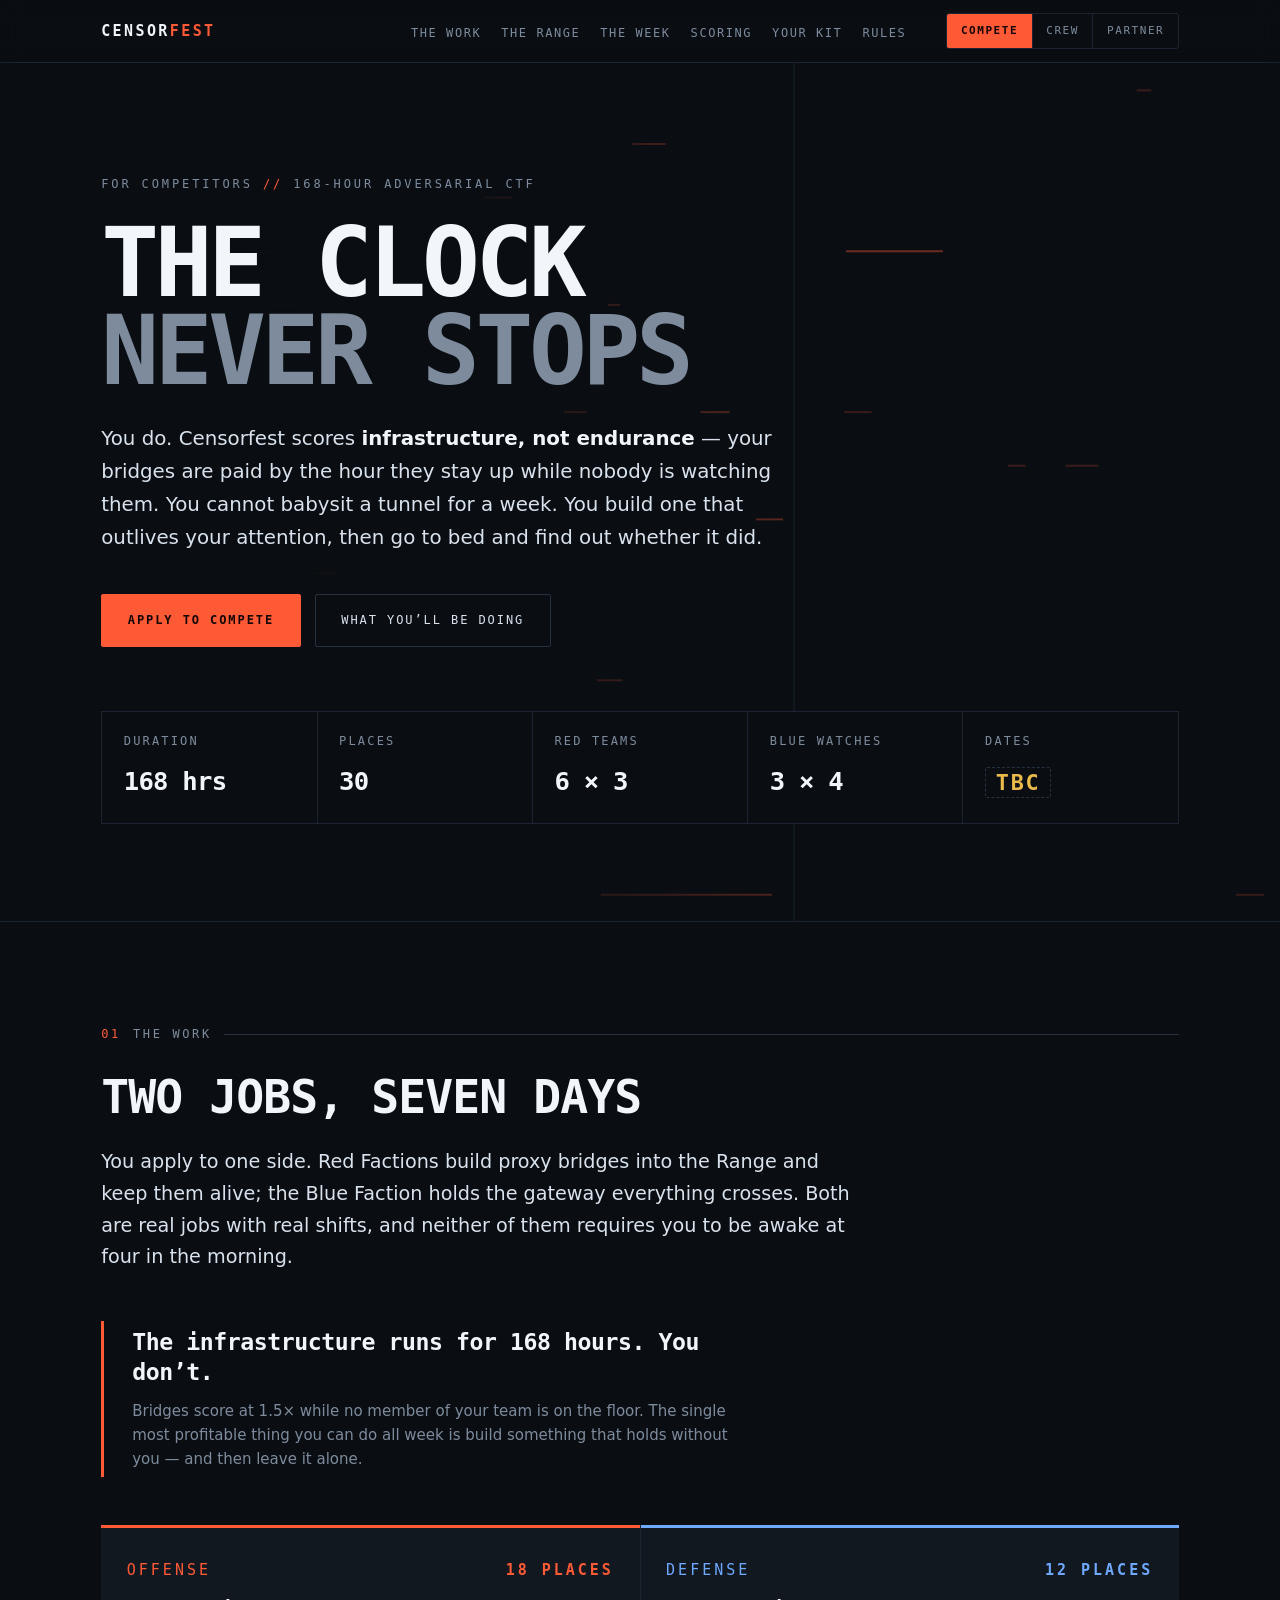
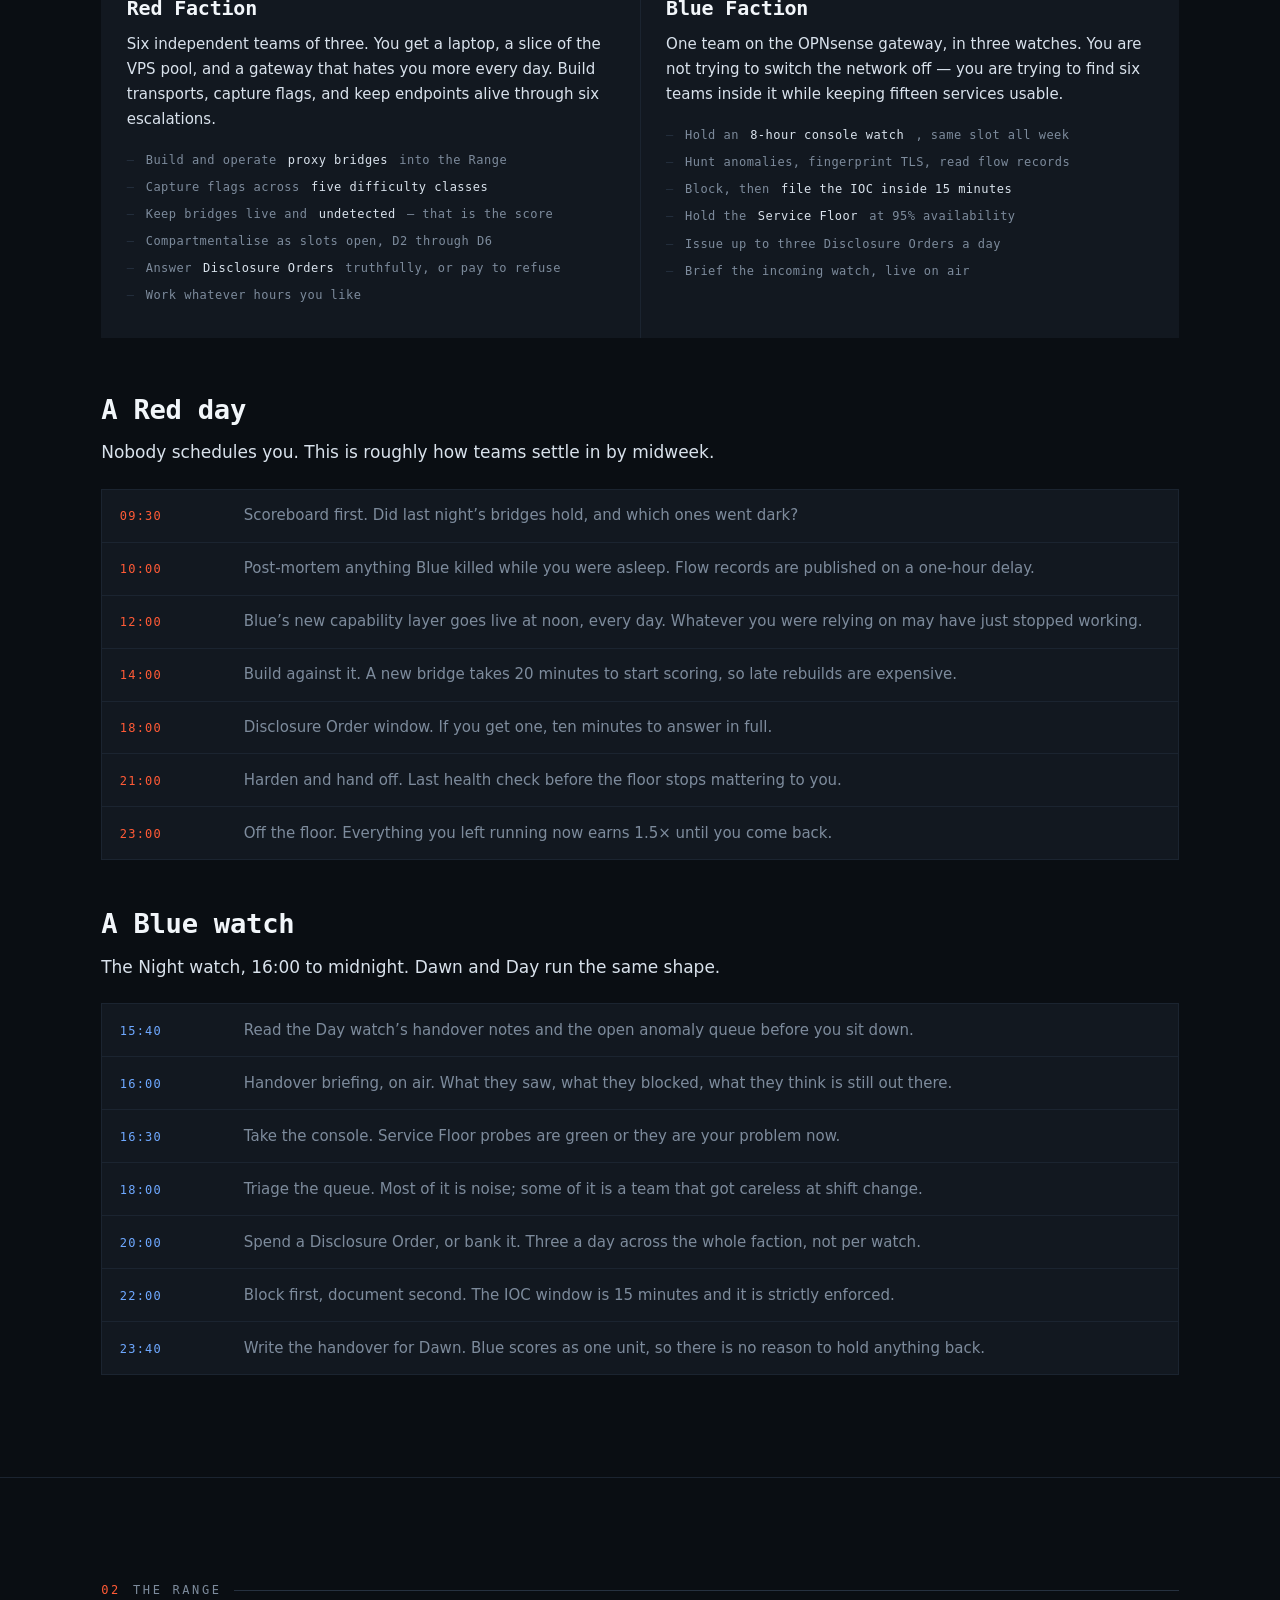
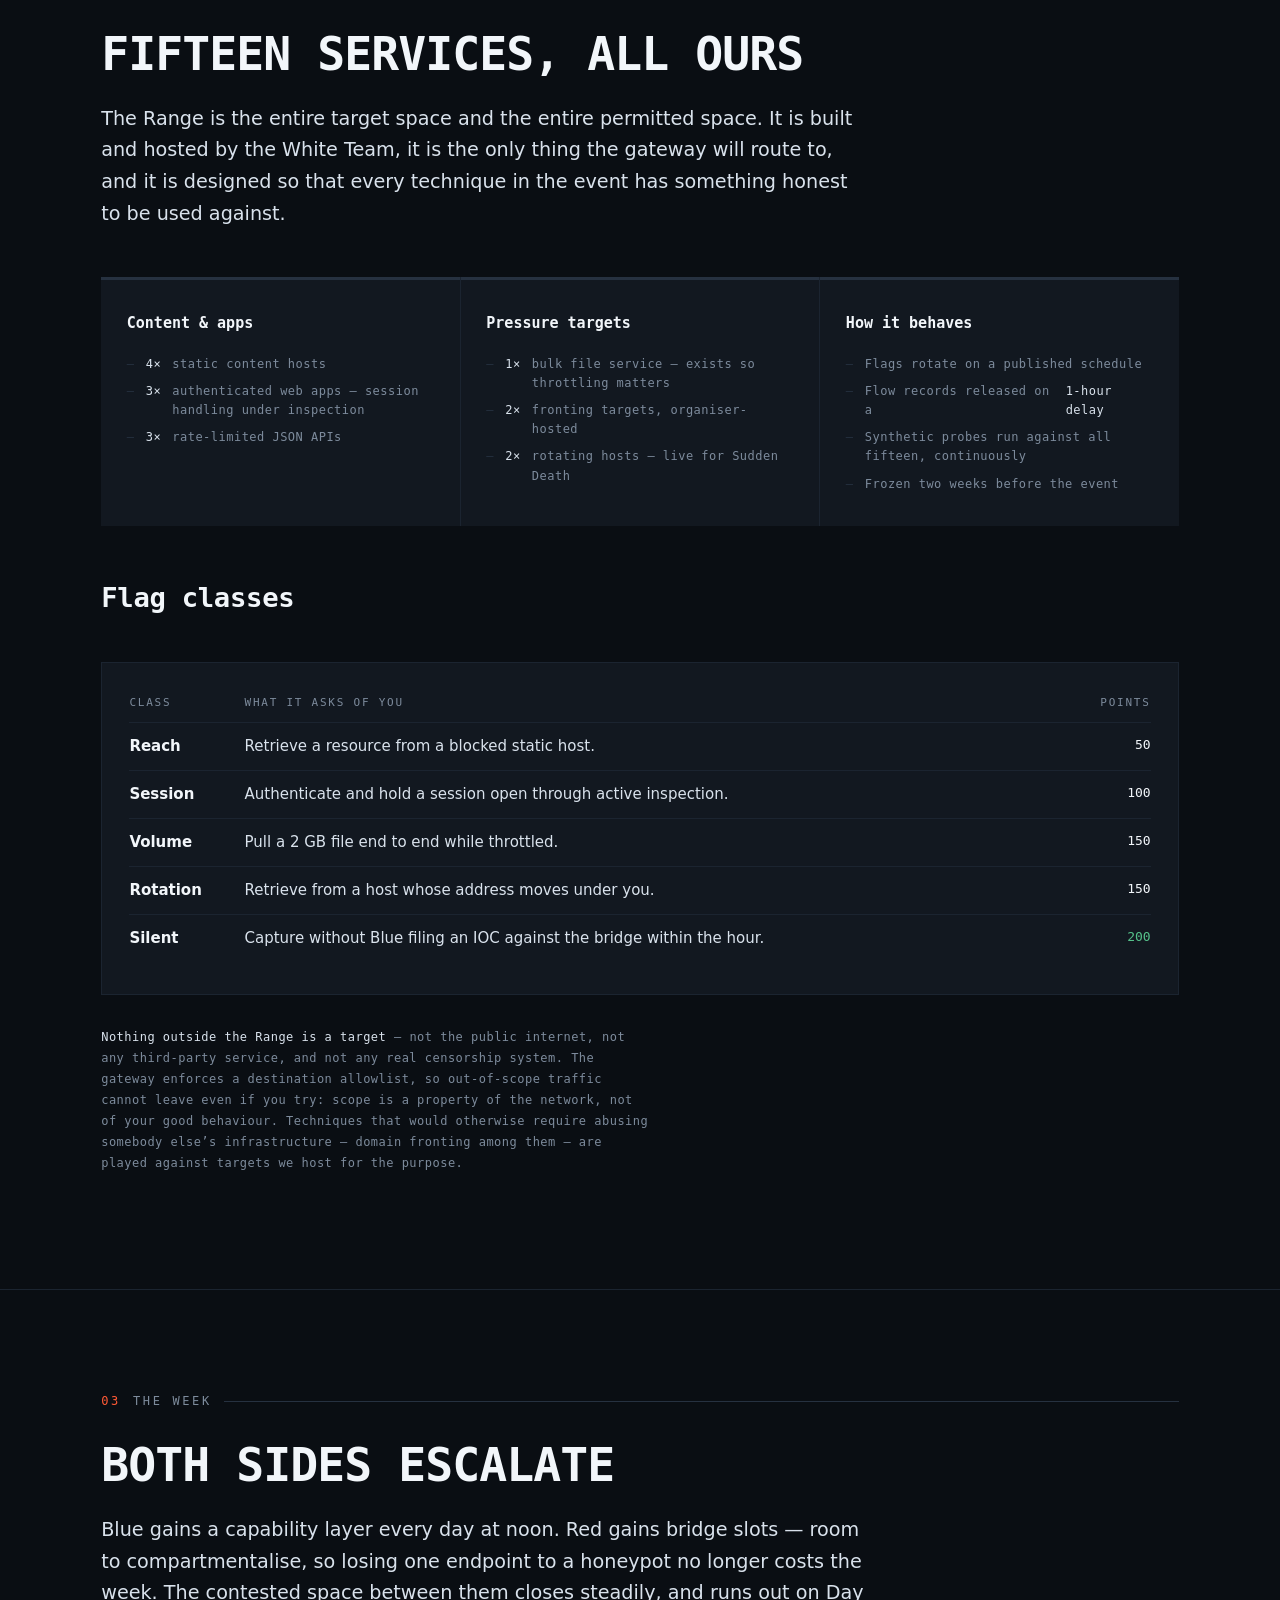
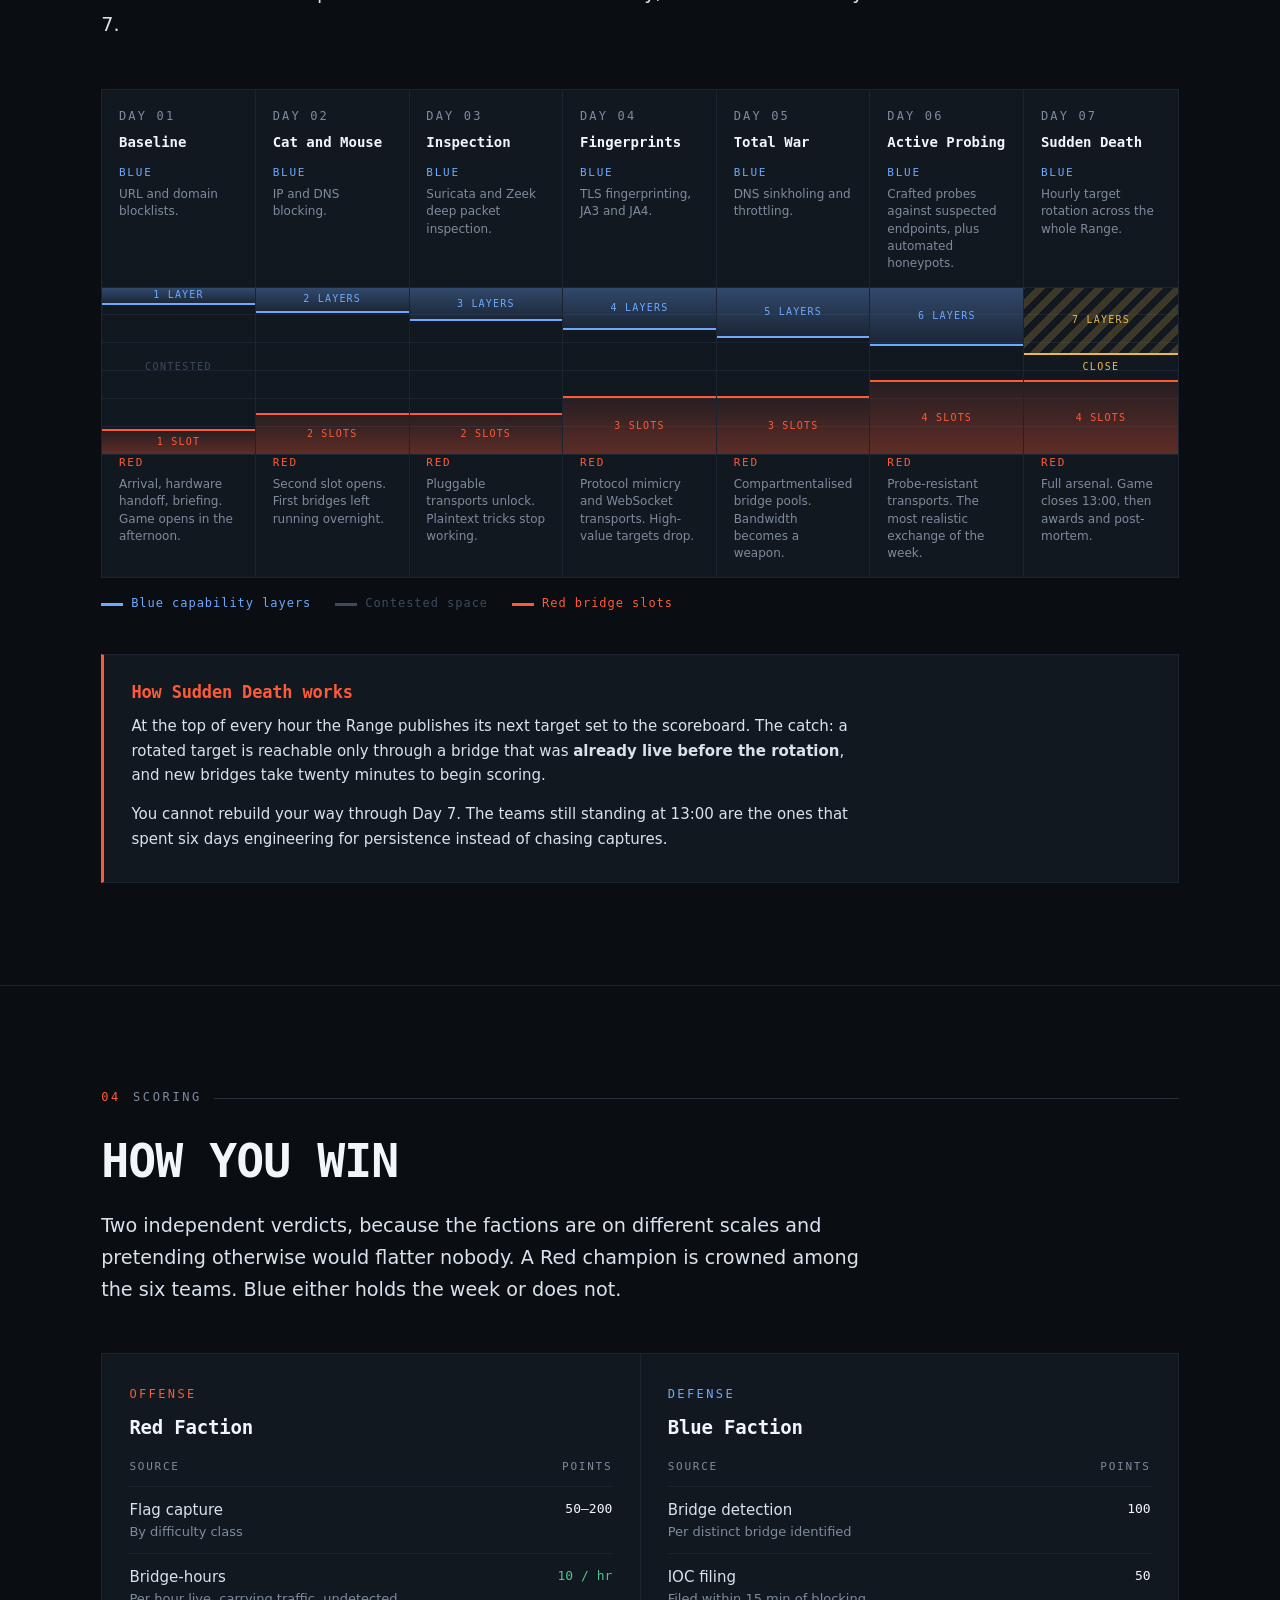
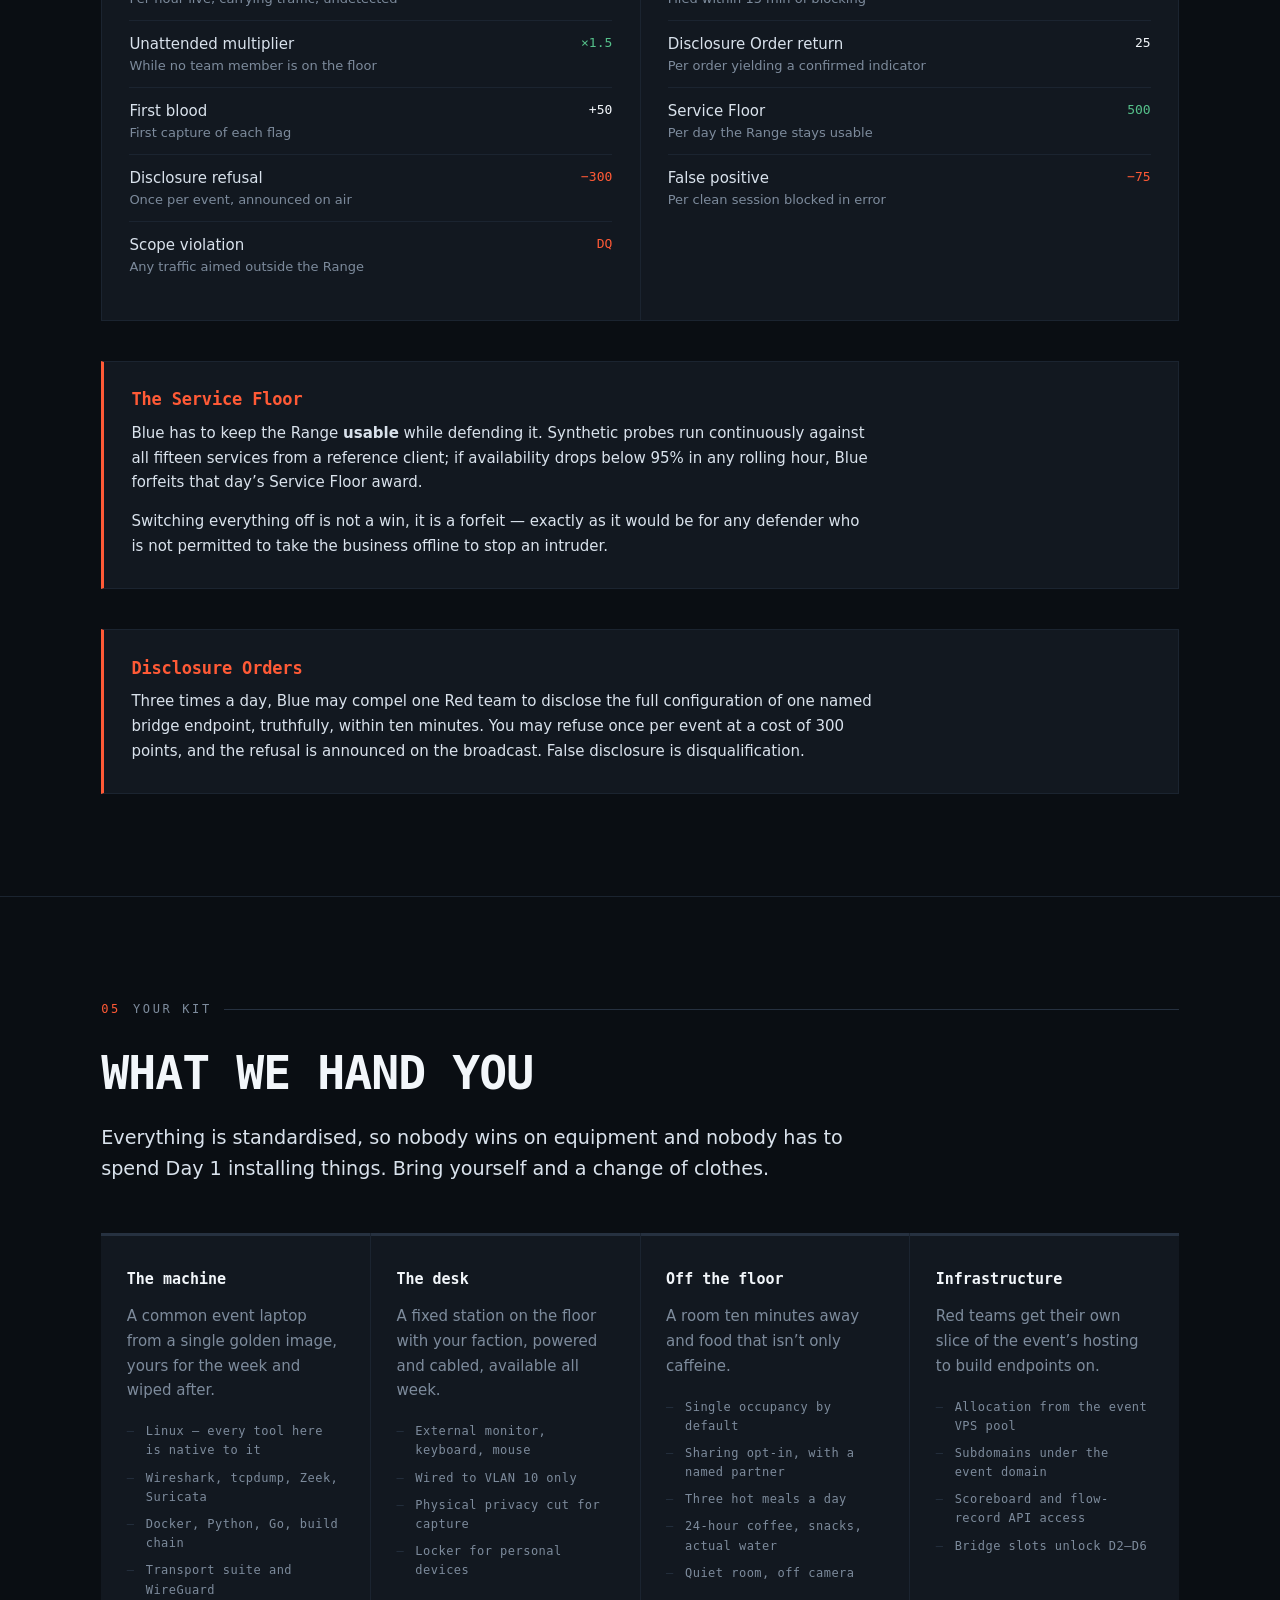
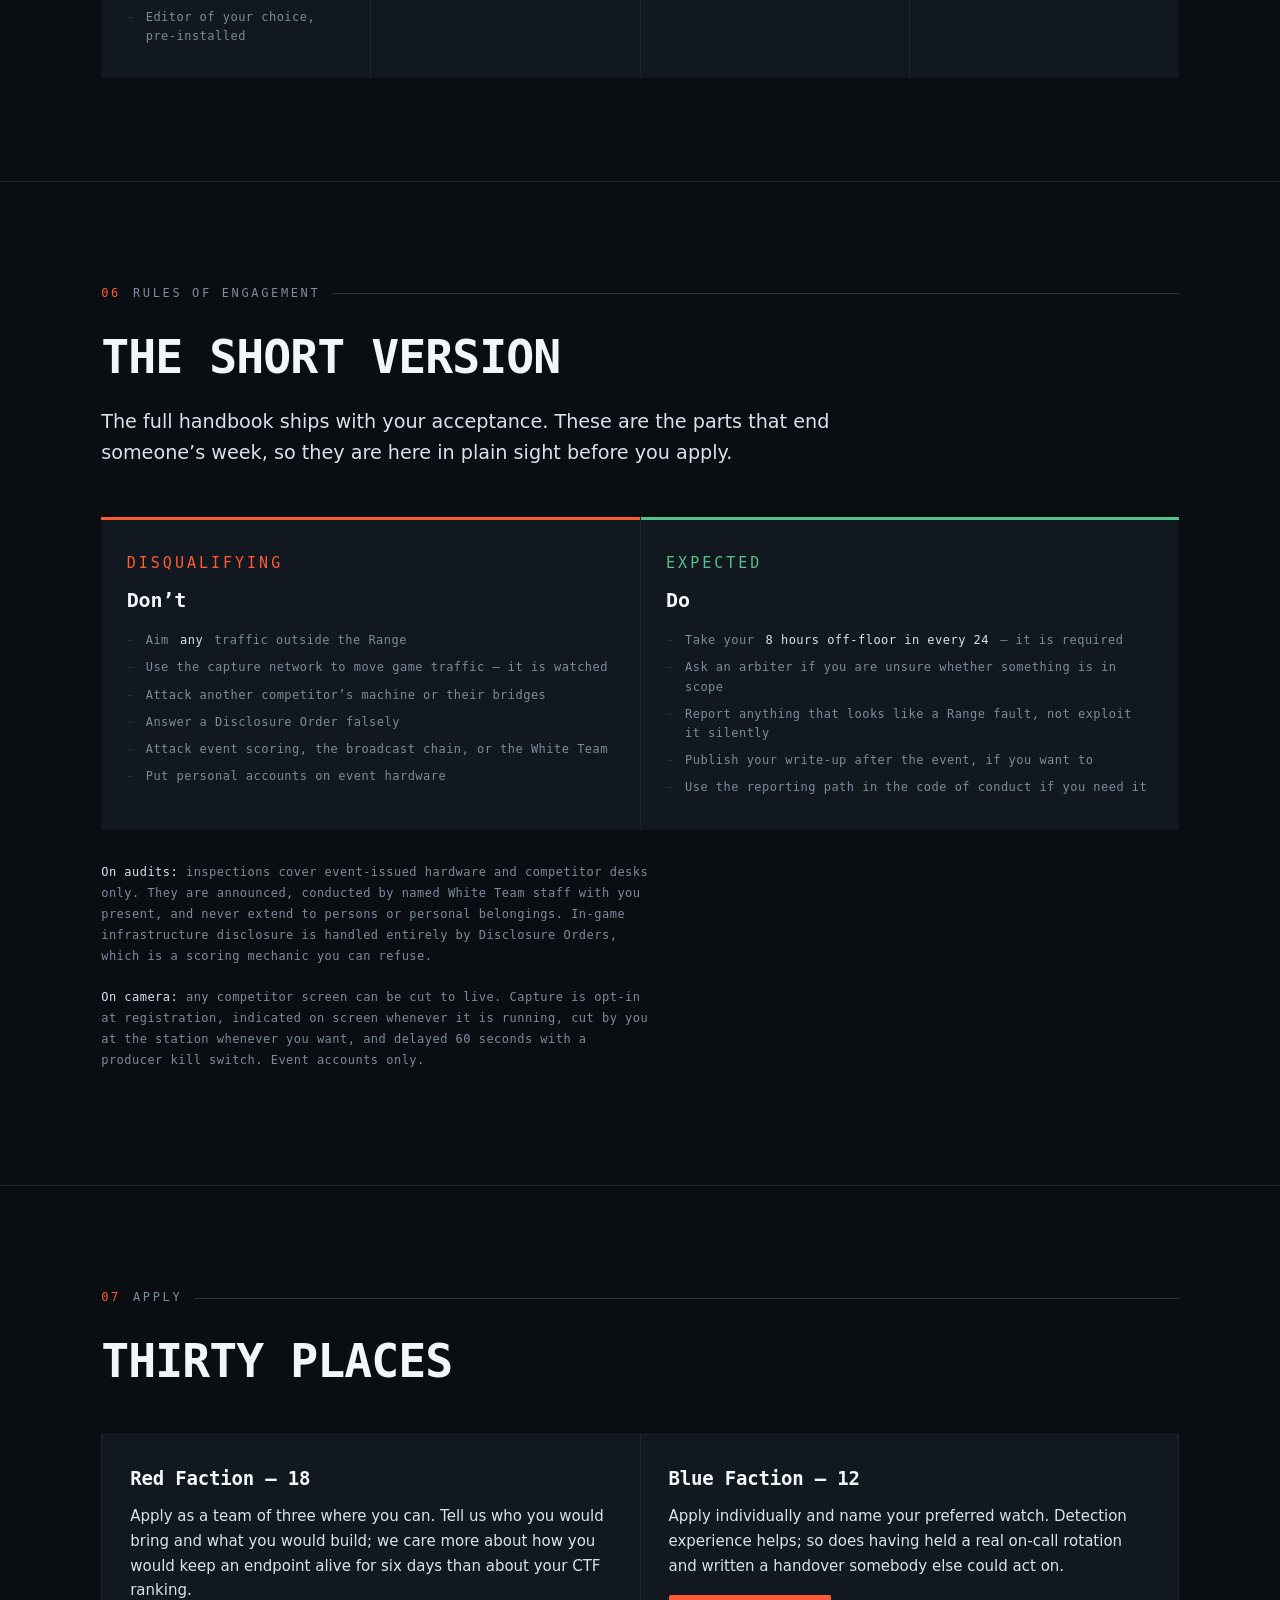
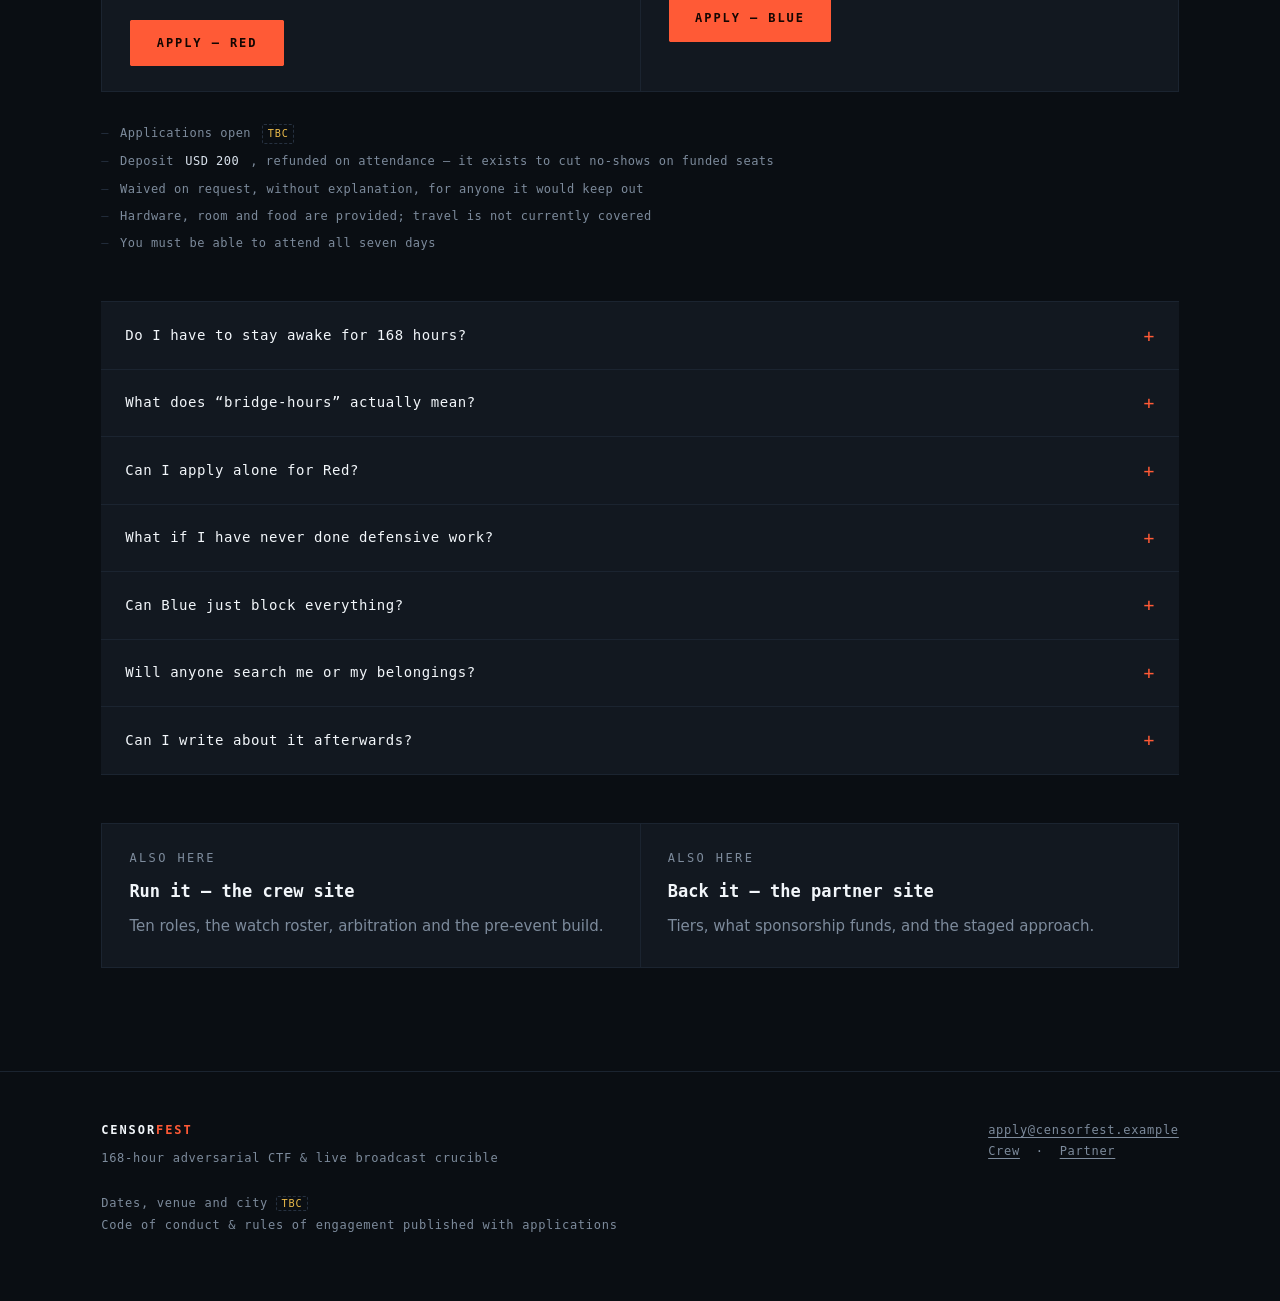
<file: index.html>
<!doctype html>
<html lang="en">
<head>
<meta charset="utf-8">
<meta name="viewport" content="width=device-width, initial-scale=1">
<title>Censorfest — Compete</title>
<meta name="description" content="What you build, what you defend, and how you score. Six Red Factions, three Blue watches, 168 hours, and bridges that have to survive without you.">
<meta name="theme-color" content="#0A0E13">
<meta property="og:title" content="Censorfest — Compete">
<meta property="og:description" content="What you build, what you defend, and how you score. Six Red Factions, three Blue watches, 168 hours.">
<meta property="og:type" content="website">
<link rel="icon" href="data:image/svg+xml,%3Csvg xmlns='http://www.w3.org/2000/svg' viewBox='0 0 32 32'%3E%3Crect width='32' height='32' fill='%230A0E13'/%3E%3Crect x='3' y='14' width='13' height='3' fill='%23FF5A36'/%3E%3Crect x='20' y='14' width='9' height='3' fill='%236EA8FF'/%3E%3Crect x='17.5' y='4' width='1' height='24' fill='%23263140'/%3E%3C/svg%3E">
<link rel="stylesheet" href="assets/styles.css">
</head>
<body class="p-compete">

<a class="skip" href="#main">Skip to content</a>

<nav class="nav">
  <div class="wrap nav__inner">
    <a class="nav__mark" href="index.html">Censor<span>fest</span></a>
    <ul class="nav__links">
      <li><a href="#work">The work</a></li>
      <li><a href="#range">The Range</a></li>
      <li><a href="#week">The week</a></li>
      <li><a href="#scoring">Scoring</a></li>
      <li><a href="#kit">Your kit</a></li>
      <li><a href="#rules">Rules</a></li>
    </ul>
    <div class="nav__sites">
      <a href="index.html" aria-current="page">Compete</a>
      <a href="crew.html">Crew</a>
      <a href="sponsors.html">Partner</a>
    </div>
  </div>
</nav>

<main id="main">

<!-- ===================== HERO ===================== -->
<header class="hero" id="top">
  <canvas class="hero__canvas" id="flow" aria-hidden="true"></canvas>
  <div class="wrap hero__inner">
    <p class="hero__tag">For competitors <em>&#47;&#47;</em> 168-hour adversarial CTF</p>
    <h1>
      The clock<br>
      <span class="h1__b">never stops</span>
    </h1>
    <p class="hero__lede">
      You do. Censorfest scores <b>infrastructure, not endurance</b> &mdash; your
      bridges are paid by the hour they stay up while nobody is watching them.
      You cannot babysit a tunnel for a week. You build one that outlives your
      attention, then go to bed and find out whether it did.
    </p>
    <div class="hero__cta">
      <a class="btn btn--primary" href="#apply">Apply to compete</a>
      <a class="btn" href="#work">What you&rsquo;ll be doing</a>
    </div>

    <dl class="vitals">
      <div><dt>Duration</dt><dd>168 hrs</dd></div>
      <div><dt>Places</dt><dd>30</dd></div>
      <div><dt>Red teams</dt><dd>6 &times; 3</dd></div>
      <div><dt>Blue watches</dt><dd>3 &times; 4</dd></div>
      <div><dt>Dates</dt><dd><span class="tbc">TBC</span></dd></div>
    </dl>
  </div>
</header>

<!-- ===================== THE WORK ===================== -->
<section class="section section--flush" id="work">
  <div class="wrap">
    <p class="eyebrow"><b>01</b> The work</p>
    <h2>Two jobs, seven days</h2>
    <p class="lede">
      You apply to one side. Red Factions build proxy bridges into the Range
      and keep them alive; the Blue Faction holds the gateway everything
      crosses. Both are real jobs with real shifts, and neither of them
      requires you to be awake at four in the morning.
    </p>

    <div class="pull">
      <p>
        The infrastructure runs for 168 hours. You don&rsquo;t.
        <span>
          Bridges score at 1.5&times; while no member of your team is on the
          floor. The single most profitable thing you can do all week is build
          something that holds without you &mdash; and then leave it alone.
        </span>
      </p>
    </div>

    <div class="cards cards--2">
      <article class="card card--red">
        <p class="card__id"><span>Offense</span> <b>18 places</b></p>
        <h3>Red Faction</h3>
        <p>
          Six independent teams of three. You get a laptop, a slice of the VPS
          pool, and a gateway that hates you more every day. Build transports,
          capture flags, and keep endpoints alive through six escalations.
        </p>
        <ul class="spec">
          <li>Build and operate <b>proxy bridges</b> into the Range</li>
          <li>Capture flags across <b>five difficulty classes</b></li>
          <li>Keep bridges live and <b>undetected</b> &mdash; that is the score</li>
          <li>Compartmentalise as slots open, D2 through D6</li>
          <li>Answer <b>Disclosure Orders</b> truthfully, or pay to refuse</li>
          <li>Work whatever hours you like</li>
        </ul>
      </article>

      <article class="card card--blue">
        <p class="card__id"><span>Defense</span> <b>12 places</b></p>
        <h3>Blue Faction</h3>
        <p>
          One team on the OPNsense gateway, in three watches. You are not
          trying to switch the network off &mdash; you are trying to find six
          teams inside it while keeping fifteen services usable.
        </p>
        <ul class="spec">
          <li>Hold an <b>8-hour console watch</b>, same slot all week</li>
          <li>Hunt anomalies, fingerprint TLS, read flow records</li>
          <li>Block, then <b>file the IOC inside 15 minutes</b></li>
          <li>Hold the <b>Service Floor</b> at 95% availability</li>
          <li>Issue up to three Disclosure Orders a day</li>
          <li>Brief the incoming watch, live on air</li>
        </ul>
      </article>
    </div>

    <h3 style="margin-top:3.5rem">A Red day</h3>
    <p class="prose" style="margin-top:0.75rem">
      Nobody schedules you. This is roughly how teams settle in by midweek.
    </p>
    <div class="daybook daybook--red">
      <div><time>09:30</time><p>Scoreboard first. Did last night&rsquo;s bridges hold, and which ones went dark?</p></div>
      <div><time>10:00</time><p>Post-mortem anything Blue killed while you were asleep. Flow records are published on a one-hour delay.</p></div>
      <div><time>12:00</time><p>Blue&rsquo;s new capability layer goes live at noon, every day. Whatever you were relying on may have just stopped working.</p></div>
      <div><time>14:00</time><p>Build against it. A new bridge takes 20 minutes to start scoring, so late rebuilds are expensive.</p></div>
      <div><time>18:00</time><p>Disclosure Order window. If you get one, ten minutes to answer in full.</p></div>
      <div><time>21:00</time><p>Harden and hand off. Last health check before the floor stops mattering to you.</p></div>
      <div><time>23:00</time><p>Off the floor. Everything you left running now earns 1.5&times; until you come back.</p></div>
    </div>

    <h3 style="margin-top:3rem">A Blue watch</h3>
    <p class="prose" style="margin-top:0.75rem">
      The Night watch, 16:00 to midnight. Dawn and Day run the same shape.
    </p>
    <div class="daybook daybook--blue">
      <div><time>15:40</time><p>Read the Day watch&rsquo;s handover notes and the open anomaly queue before you sit down.</p></div>
      <div><time>16:00</time><p>Handover briefing, on air. What they saw, what they blocked, what they think is still out there.</p></div>
      <div><time>16:30</time><p>Take the console. Service Floor probes are green or they are your problem now.</p></div>
      <div><time>18:00</time><p>Triage the queue. Most of it is noise; some of it is a team that got careless at shift change.</p></div>
      <div><time>20:00</time><p>Spend a Disclosure Order, or bank it. Three a day across the whole faction, not per watch.</p></div>
      <div><time>22:00</time><p>Block first, document second. The IOC window is 15 minutes and it is strictly enforced.</p></div>
      <div><time>23:40</time><p>Write the handover for Dawn. Blue scores as one unit, so there is no reason to hold anything back.</p></div>
    </div>
  </div>
</section>

<!-- ===================== THE RANGE ===================== -->
<section class="section" id="range">
  <div class="wrap">
    <p class="eyebrow"><b>02</b> The Range</p>
    <h2>Fifteen services, all ours</h2>
    <p class="lede">
      The Range is the entire target space and the entire permitted space. It
      is built and hosted by the White Team, it is the only thing the gateway
      will route to, and it is designed so that every technique in the event
      has something honest to be used against.
    </p>

    <div class="cards cards--3">
      <article class="card card--quiet">
        <h4>Content &amp; apps</h4>
        <ul class="spec">
          <li><b>4&times;</b> static content hosts</li>
          <li><b>3&times;</b> authenticated web apps &mdash; session handling under inspection</li>
          <li><b>3&times;</b> rate-limited JSON APIs</li>
        </ul>
      </article>
      <article class="card card--quiet">
        <h4>Pressure targets</h4>
        <ul class="spec">
          <li><b>1&times;</b> bulk file service &mdash; exists so throttling matters</li>
          <li><b>2&times;</b> fronting targets, organiser-hosted</li>
          <li><b>2&times;</b> rotating hosts &mdash; live for Sudden Death</li>
        </ul>
      </article>
      <article class="card card--quiet">
        <h4>How it behaves</h4>
        <ul class="spec">
          <li>Flags rotate on a published schedule</li>
          <li>Flow records released on a <b>1-hour delay</b></li>
          <li>Synthetic probes run against all fifteen, continuously</li>
          <li>Frozen two weeks before the event</li>
        </ul>
      </article>
    </div>

    <h3 style="margin-top:3.5rem">Flag classes</h3>
    <div class="grid2" style="grid-template-columns:1fr">
      <div class="tblock">
        <table class="dtable dtable--wide">
          <thead>
            <tr><th>Class</th><th>What it asks of you</th><th>Points</th></tr>
          </thead>
          <tbody>
            <tr><td><b>Reach</b></td><td>Retrieve a resource from a blocked static host.</td><td>50</td></tr>
            <tr><td><b>Session</b></td><td>Authenticate and hold a session open through active inspection.</td><td>100</td></tr>
            <tr><td><b>Volume</b></td><td>Pull a 2&nbsp;GB file end to end while throttled.</td><td>150</td></tr>
            <tr><td><b>Rotation</b></td><td>Retrieve from a host whose address moves under you.</td><td>150</td></tr>
            <tr class="pos"><td><b>Silent</b></td><td>Capture without Blue filing an IOC against the bridge within the hour.</td><td>200</td></tr>
          </tbody>
        </table>
      </div>
    </div>

    <p class="note" style="margin-top:2rem">
      <strong>Nothing outside the Range is a target</strong> &mdash; not the public
      internet, not any third-party service, and not any real censorship
      system. The gateway enforces a destination allowlist, so out-of-scope
      traffic cannot leave even if you try: scope is a property of the network,
      not of your good behaviour. Techniques that would otherwise require
      abusing somebody else&rsquo;s infrastructure &mdash; domain fronting among them
      &mdash; are played against targets we host for the purpose.
    </p>
  </div>
</section>

<!-- ===================== THE WEEK ===================== -->
<section class="section" id="week">
  <div class="wrap">
    <p class="eyebrow"><b>03</b> The week</p>
    <h2>Both sides escalate</h2>
    <p class="lede">
      Blue gains a capability layer every day at noon. Red gains bridge slots
      &mdash; room to compartmentalise, so losing one endpoint to a honeypot no
      longer costs the week. The contested space between them closes steadily,
      and runs out on Day 7.
    </p>

    <div class="ladder">
      <div class="ladder__grid">

        <div class="day">
          <div class="day__head"><span class="day__n">Day 01</span><span class="day__title">Baseline</span></div>
          <div class="day__unlock day__unlock--blue"><b>Blue</b>URL and domain blocklists.</div>
          <div class="day__chart" style="--b:10%; --r:15%">
            <div class="day__b">1 layer</div><div class="day__gap">Contested</div><div class="day__r">1 slot</div>
          </div>
          <div class="day__unlock day__unlock--red"><b>Red</b>Arrival, hardware handoff, briefing. Game opens in the afternoon.</div>
        </div>

        <div class="day">
          <div class="day__head"><span class="day__n">Day 02</span><span class="day__title">Cat and Mouse</span></div>
          <div class="day__unlock day__unlock--blue"><b>Blue</b>IP and DNS blocking.</div>
          <div class="day__chart" style="--b:15%; --r:25%">
            <div class="day__b">2 layers</div><div class="day__gap"></div><div class="day__r">2 slots</div>
          </div>
          <div class="day__unlock day__unlock--red"><b>Red</b>Second slot opens. First bridges left running overnight.</div>
        </div>

        <div class="day">
          <div class="day__head"><span class="day__n">Day 03</span><span class="day__title">Inspection</span></div>
          <div class="day__unlock day__unlock--blue"><b>Blue</b>Suricata and Zeek deep packet inspection.</div>
          <div class="day__chart" style="--b:20%; --r:25%">
            <div class="day__b">3 layers</div><div class="day__gap"></div><div class="day__r">2 slots</div>
          </div>
          <div class="day__unlock day__unlock--red"><b>Red</b>Pluggable transports unlock. Plaintext tricks stop working.</div>
        </div>

        <div class="day">
          <div class="day__head"><span class="day__n">Day 04</span><span class="day__title">Fingerprints</span></div>
          <div class="day__unlock day__unlock--blue"><b>Blue</b>TLS fingerprinting, JA3 and JA4.</div>
          <div class="day__chart" style="--b:25%; --r:35%">
            <div class="day__b">4 layers</div><div class="day__gap"></div><div class="day__r">3 slots</div>
          </div>
          <div class="day__unlock day__unlock--red"><b>Red</b>Protocol mimicry and WebSocket transports. High-value targets drop.</div>
        </div>

        <div class="day">
          <div class="day__head"><span class="day__n">Day 05</span><span class="day__title">Total War</span></div>
          <div class="day__unlock day__unlock--blue"><b>Blue</b>DNS sinkholing and throttling.</div>
          <div class="day__chart" style="--b:30%; --r:35%">
            <div class="day__b">5 layers</div><div class="day__gap"></div><div class="day__r">3 slots</div>
          </div>
          <div class="day__unlock day__unlock--red"><b>Red</b>Compartmentalised bridge pools. Bandwidth becomes a weapon.</div>
        </div>

        <div class="day">
          <div class="day__head"><span class="day__n">Day 06</span><span class="day__title">Active Probing</span></div>
          <div class="day__unlock day__unlock--blue"><b>Blue</b>Crafted probes against suspected endpoints, plus automated honeypots.</div>
          <div class="day__chart" style="--b:35%; --r:45%">
            <div class="day__b">6 layers</div><div class="day__gap"></div><div class="day__r">4 slots</div>
          </div>
          <div class="day__unlock day__unlock--red"><b>Red</b>Probe-resistant transports. The most realistic exchange of the week.</div>
        </div>

        <div class="day day--chaos">
          <div class="day__head"><span class="day__n">Day 07</span><span class="day__title">Sudden Death</span></div>
          <div class="day__unlock day__unlock--blue"><b>Blue</b>Hourly target rotation across the whole Range.</div>
          <div class="day__chart" style="--b:40%; --r:45%">
            <div class="day__b">7 layers</div><div class="day__gap">Close</div><div class="day__r">4 slots</div>
          </div>
          <div class="day__unlock day__unlock--red"><b>Red</b>Full arsenal. Game closes 13:00, then awards and post-mortem.</div>
        </div>

      </div>
    </div>
    <p class="ladder__key">
      <i class="key--blue">Blue capability layers</i>
      <i class="key--gap">Contested space</i>
      <i class="key--red">Red bridge slots</i>
    </p>

    <div class="headline-rule">
      <h3>How Sudden Death works</h3>
      <p>
        At the top of every hour the Range publishes its next target set to the
        scoreboard. The catch: a rotated target is reachable only through a
        bridge that was <strong>already live before the rotation</strong>, and new
        bridges take twenty minutes to begin scoring.
      </p>
      <p>
        You cannot rebuild your way through Day 7. The teams still standing at
        13:00 are the ones that spent six days engineering for persistence
        instead of chasing captures.
      </p>
    </div>
  </div>
</section>

<!-- ===================== SCORING ===================== -->
<section class="section" id="scoring">
  <div class="wrap">
    <p class="eyebrow"><b>04</b> Scoring</p>
    <h2>How you win</h2>
    <p class="lede">
      Two independent verdicts, because the factions are on different scales
      and pretending otherwise would flatter nobody. A Red champion is crowned
      among the six teams. Blue either holds the week or does not.
    </p>

    <div class="grid2">
      <div class="tblock tblock--red">
        <p class="tblock__id">Offense</p>
        <h3>Red Faction</h3>
        <table class="dtable">
          <thead><tr><th>Source</th><th>Points</th></tr></thead>
          <tbody>
            <tr><td>Flag capture<small>By difficulty class</small></td><td>50&ndash;200</td></tr>
            <tr class="pos"><td>Bridge-hours<small>Per hour live, carrying traffic, undetected</small></td><td>10 / hr</td></tr>
            <tr class="pos"><td>Unattended multiplier<small>While no team member is on the floor</small></td><td>&times;1.5</td></tr>
            <tr><td>First blood<small>First capture of each flag</small></td><td>+50</td></tr>
            <tr class="neg"><td>Disclosure refusal<small>Once per event, announced on air</small></td><td>&minus;300</td></tr>
            <tr class="neg"><td>Scope violation<small>Any traffic aimed outside the Range</small></td><td>DQ</td></tr>
          </tbody>
        </table>
      </div>

      <div class="tblock tblock--blue">
        <p class="tblock__id">Defense</p>
        <h3>Blue Faction</h3>
        <table class="dtable">
          <thead><tr><th>Source</th><th>Points</th></tr></thead>
          <tbody>
            <tr><td>Bridge detection<small>Per distinct bridge identified</small></td><td>100</td></tr>
            <tr><td>IOC filing<small>Filed within 15 min of blocking</small></td><td>50</td></tr>
            <tr><td>Disclosure Order return<small>Per order yielding a confirmed indicator</small></td><td>25</td></tr>
            <tr class="pos"><td>Service Floor<small>Per day the Range stays usable</small></td><td>500</td></tr>
            <tr class="neg"><td>False positive<small>Per clean session blocked in error</small></td><td>&minus;75</td></tr>
          </tbody>
        </table>
      </div>
    </div>

    <div class="headline-rule">
      <h3>The Service Floor</h3>
      <p>
        Blue has to keep the Range <strong>usable</strong> while defending it.
        Synthetic probes run continuously against all fifteen services from a
        reference client; if availability drops below 95% in any rolling hour,
        Blue forfeits that day&rsquo;s Service Floor award.
      </p>
      <p>
        Switching everything off is not a win, it is a forfeit &mdash; exactly as
        it would be for any defender who is not permitted to take the business
        offline to stop an intruder.
      </p>
    </div>

    <div class="headline-rule">
      <h3>Disclosure Orders</h3>
      <p>
        Three times a day, Blue may compel one Red team to disclose the full
        configuration of one named bridge endpoint, truthfully, within ten
        minutes. You may refuse once per event at a cost of 300 points, and the
        refusal is announced on the broadcast. False disclosure is
        disqualification.
      </p>
    </div>
  </div>
</section>

<!-- ===================== KIT ===================== -->
<section class="section" id="kit">
  <div class="wrap">
    <p class="eyebrow"><b>05</b> Your kit</p>
    <h2>What we hand you</h2>
    <p class="lede">
      Everything is standardised, so nobody wins on equipment and nobody has to
      spend Day 1 installing things. Bring yourself and a change of clothes.
    </p>

    <div class="cards cards--4">
      <article class="card card--quiet">
        <h4>The machine</h4>
        <p>A common event laptop from a single golden image, yours for the week and wiped after.</p>
        <ul class="spec">
          <li>Linux &mdash; every tool here is native to it</li>
          <li>Wireshark, tcpdump, Zeek, Suricata</li>
          <li>Docker, Python, Go, build chain</li>
          <li>Transport suite and WireGuard</li>
          <li>Editor of your choice, pre-installed</li>
        </ul>
      </article>
      <article class="card card--quiet">
        <h4>The desk</h4>
        <p>A fixed station on the floor with your faction, powered and cabled, available all week.</p>
        <ul class="spec">
          <li>External monitor, keyboard, mouse</li>
          <li>Wired to VLAN 10 only</li>
          <li>Physical privacy cut for capture</li>
          <li>Locker for personal devices</li>
        </ul>
      </article>
      <article class="card card--quiet">
        <h4>Off the floor</h4>
        <p>A room ten minutes away and food that isn&rsquo;t only caffeine.</p>
        <ul class="spec">
          <li>Single occupancy by default</li>
          <li>Sharing opt-in, with a named partner</li>
          <li>Three hot meals a day</li>
          <li>24-hour coffee, snacks, actual water</li>
          <li>Quiet room, off camera</li>
        </ul>
      </article>
      <article class="card card--quiet">
        <h4>Infrastructure</h4>
        <p>Red teams get their own slice of the event&rsquo;s hosting to build endpoints on.</p>
        <ul class="spec">
          <li>Allocation from the event VPS pool</li>
          <li>Subdomains under the event domain</li>
          <li>Scoreboard and flow-record API access</li>
          <li>Bridge slots unlock D2&ndash;D6</li>
        </ul>
      </article>
    </div>
  </div>
</section>

<!-- ===================== RULES ===================== -->
<section class="section" id="rules">
  <div class="wrap">
    <p class="eyebrow"><b>06</b> Rules of engagement</p>
    <h2>The short version</h2>
    <p class="lede">
      The full handbook ships with your acceptance. These are the parts that
      end someone&rsquo;s week, so they are here in plain sight before you apply.
    </p>

    <div class="cards cards--2">
      <article class="card card--red">
        <p class="card__id"><span>Disqualifying</span></p>
        <h3>Don&rsquo;t</h3>
        <ul class="spec">
          <li>Aim <b>any</b> traffic outside the Range</li>
          <li>Use the capture network to move game traffic &mdash; it is watched</li>
          <li>Attack another competitor&rsquo;s machine or their bridges</li>
          <li>Answer a Disclosure Order falsely</li>
          <li>Attack event scoring, the broadcast chain, or the White Team</li>
          <li>Put personal accounts on event hardware</li>
        </ul>
      </article>
      <article class="card card--good">
        <p class="card__id"><span>Expected</span></p>
        <h3>Do</h3>
        <ul class="spec">
          <li>Take your <b>8 hours off-floor in every 24</b> &mdash; it is required</li>
          <li>Ask an arbiter if you are unsure whether something is in scope</li>
          <li>Report anything that looks like a Range fault, not exploit it silently</li>
          <li>Publish your write-up after the event, if you want to</li>
          <li>Use the reporting path in the code of conduct if you need it</li>
        </ul>
      </article>
    </div>

    <p class="note" style="margin-top:2rem">
      <strong>On audits:</strong> inspections cover event-issued hardware and
      competitor desks only. They are announced, conducted by named White Team
      staff with you present, and never extend to persons or personal
      belongings. In-game infrastructure disclosure is handled entirely by
      Disclosure Orders, which is a scoring mechanic you can refuse.
    </p>
    <p class="note" style="margin-top:1.25rem">
      <strong>On camera:</strong> any competitor screen can be cut to live. Capture
      is opt-in at registration, indicated on screen whenever it is running, cut
      by you at the station whenever you want, and delayed 60 seconds with a
      producer kill switch. Event accounts only.
    </p>
  </div>
</section>

<!-- ===================== APPLY ===================== -->
<section class="section" id="apply">
  <div class="wrap">
    <p class="eyebrow"><b>07</b> Apply</p>
    <h2>Thirty places</h2>

    <div class="split">
      <div>
        <h3>Red Faction &mdash; 18</h3>
        <p>
          Apply as a team of three where you can. Tell us who you would bring
          and what you would build; we care more about how you would keep an
          endpoint alive for six days than about your CTF ranking.
        </p>
        <a class="btn btn--primary" href="mailto:apply@censorfest.example?subject=Red%20Faction%20application">Apply &mdash; Red</a>
      </div>
      <div>
        <h3>Blue Faction &mdash; 12</h3>
        <p>
          Apply individually and name your preferred watch. Detection
          experience helps; so does having held a real on-call rotation and
          written a handover somebody else could act on.
        </p>
        <a class="btn btn--primary" href="mailto:apply@censorfest.example?subject=Blue%20Faction%20application">Apply &mdash; Blue</a>
      </div>
    </div>

    <ul class="spec" style="margin-top:2rem">
      <li>Applications open <span class="tbc">TBC</span></li>
      <li>Deposit <b>USD 200</b>, refunded on attendance &mdash; it exists to cut no-shows on funded seats</li>
      <li>Waived on request, without explanation, for anyone it would keep out</li>
      <li>Hardware, room and food are provided; travel is not currently covered</li>
      <li>You must be able to attend all seven days</li>
    </ul>

    <div class="faq">
      <details>
        <summary>Do I have to stay awake for 168 hours?</summary>
        <p>
          No, and you are not allowed to. Every competitor is off-floor for
          eight hours in every twenty-four. The format is built so this costs
          you nothing: Red bridges score 1.5&times; while their team is away, and
          Blue watches hand over to a rested crew.
        </p>
      </details>
      <details>
        <summary>What does &ldquo;bridge-hours&rdquo; actually mean?</summary>
        <p>
          Ten points for every hour a bridge is live, carrying real traffic, and
          undetected by Blue &mdash; multiplied by 1.5 for any hour your whole team
          is off the floor. A bridge that survives one night unattended is worth
          more than several captures.
        </p>
      </details>
      <details>
        <summary>Can I apply alone for Red?</summary>
        <p>
          Yes. We place solo applicants into teams during selection, and we ask
          about working style so the pairings are not random. Applying as a
          complete team of three is simpler for everyone, though.
        </p>
      </details>
      <details>
        <summary>What if I have never done defensive work?</summary>
        <p>
          Blue is the harder application, not the easier one, but the skill we
          look for is judgement under noise rather than tool familiarity. The
          gateway stack is documented in advance and there is a briefing day
          before the game opens.
        </p>
      </details>
      <details>
        <summary>Can Blue just block everything?</summary>
        <p>
          It would lose them the week. The Service Floor requires the Range to
          stay above 95% availability in any rolling hour; below that, Blue
          forfeits the day&rsquo;s award. They have to defend the network without
          taking it away.
        </p>
      </details>
      <details>
        <summary>Will anyone search me or my belongings?</summary>
        <p>
          No. Inspections cover event-issued hardware and competitor desks only,
          are announced in advance, and happen with you present. In-game
          disclosure is handled by Disclosure Orders, which you can refuse.
        </p>
      </details>
      <details>
        <summary>Can I write about it afterwards?</summary>
        <p>
          Yes, and we would like you to. Everything you build is yours. The
          White Team publishes a post-mortem and the flow records after the
          event so write-ups can be specific.
        </p>
      </details>
    </div>

    <div class="elsewhere">
      <a href="crew.html">
        <span>Also here</span>
        <strong>Run it &mdash; the crew site</strong>
        <em>Ten roles, the watch roster, arbitration and the pre-event build.</em>
      </a>
      <a href="sponsors.html">
        <span>Also here</span>
        <strong>Back it &mdash; the partner site</strong>
        <em>Tiers, what sponsorship funds, and the staged approach.</em>
      </a>
    </div>
  </div>
</section>

</main>

<footer class="foot">
  <div class="wrap foot__row">
    <div>
      <p class="foot__mark" style="margin:0">Censor<span>fest</span></p>
      <p style="margin:0.4rem 0 0">168-hour adversarial CTF &amp; live broadcast crucible</p>
    </div>
    <div>
      <p style="margin:0">
        <a href="mailto:apply@censorfest.example">apply@censorfest.example</a><br>
        <a href="crew.html">Crew</a> &nbsp;&middot;&nbsp; <a href="sponsors.html">Partner</a>
      </p>
    </div>
    <div>
      <p style="margin:0">
        Dates, venue and city <span class="tbc">TBC</span><br>
        Code of conduct &amp; rules of engagement published with applications
      </p>
    </div>
  </div>
</footer>

<script src="assets/site.js"></script>
</body>
</html>
</file>
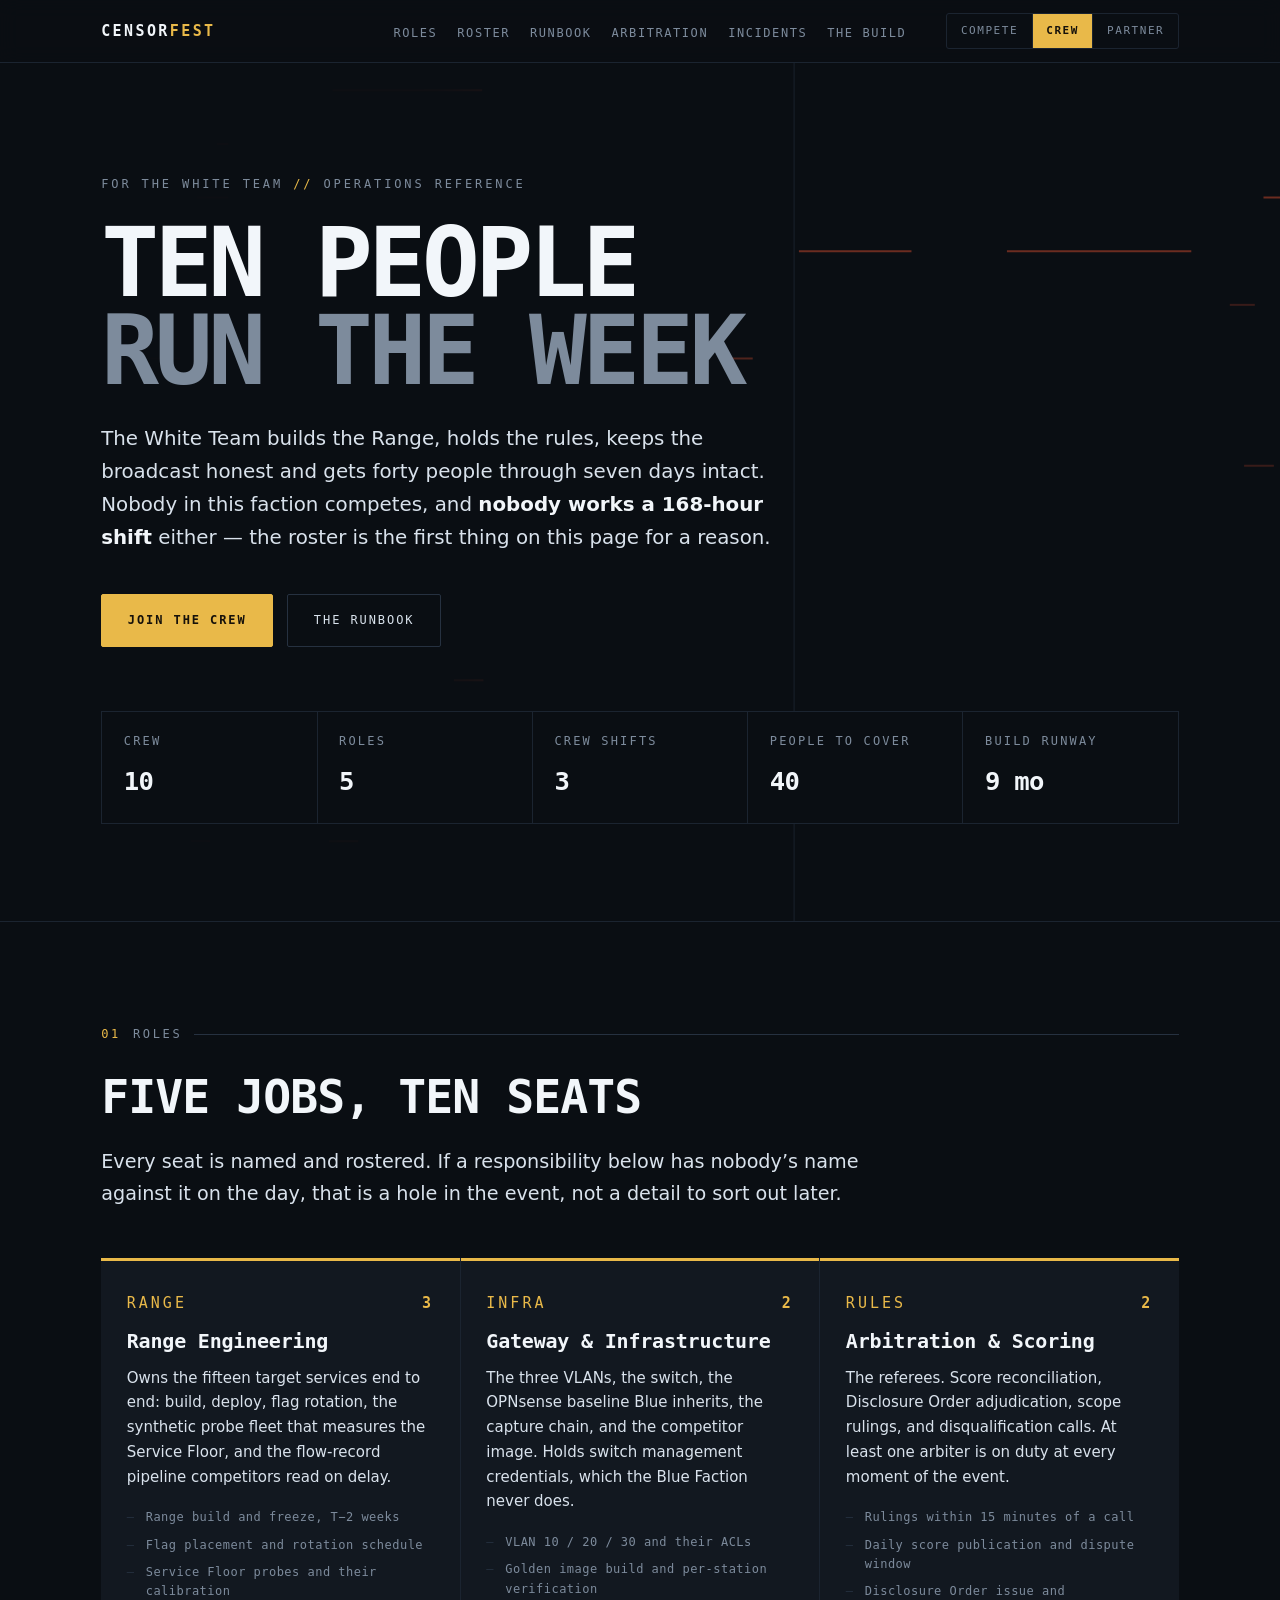
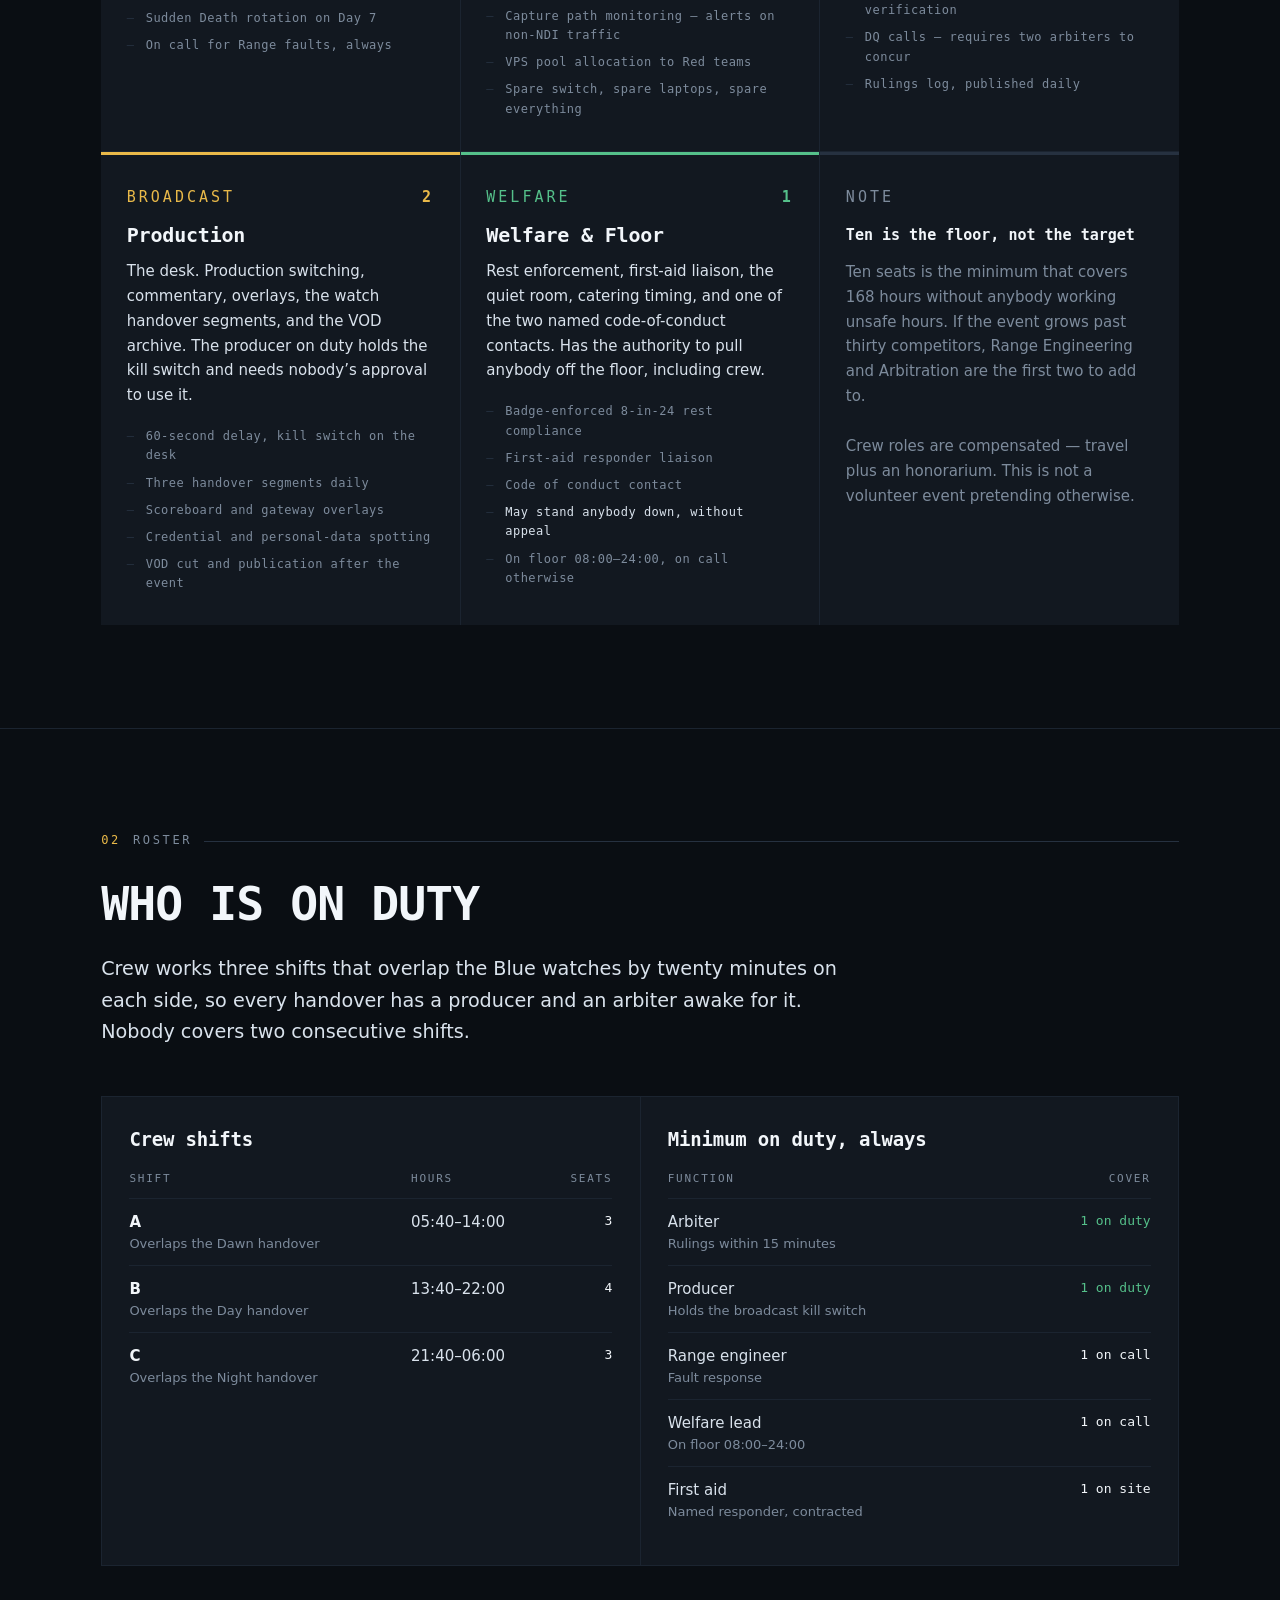
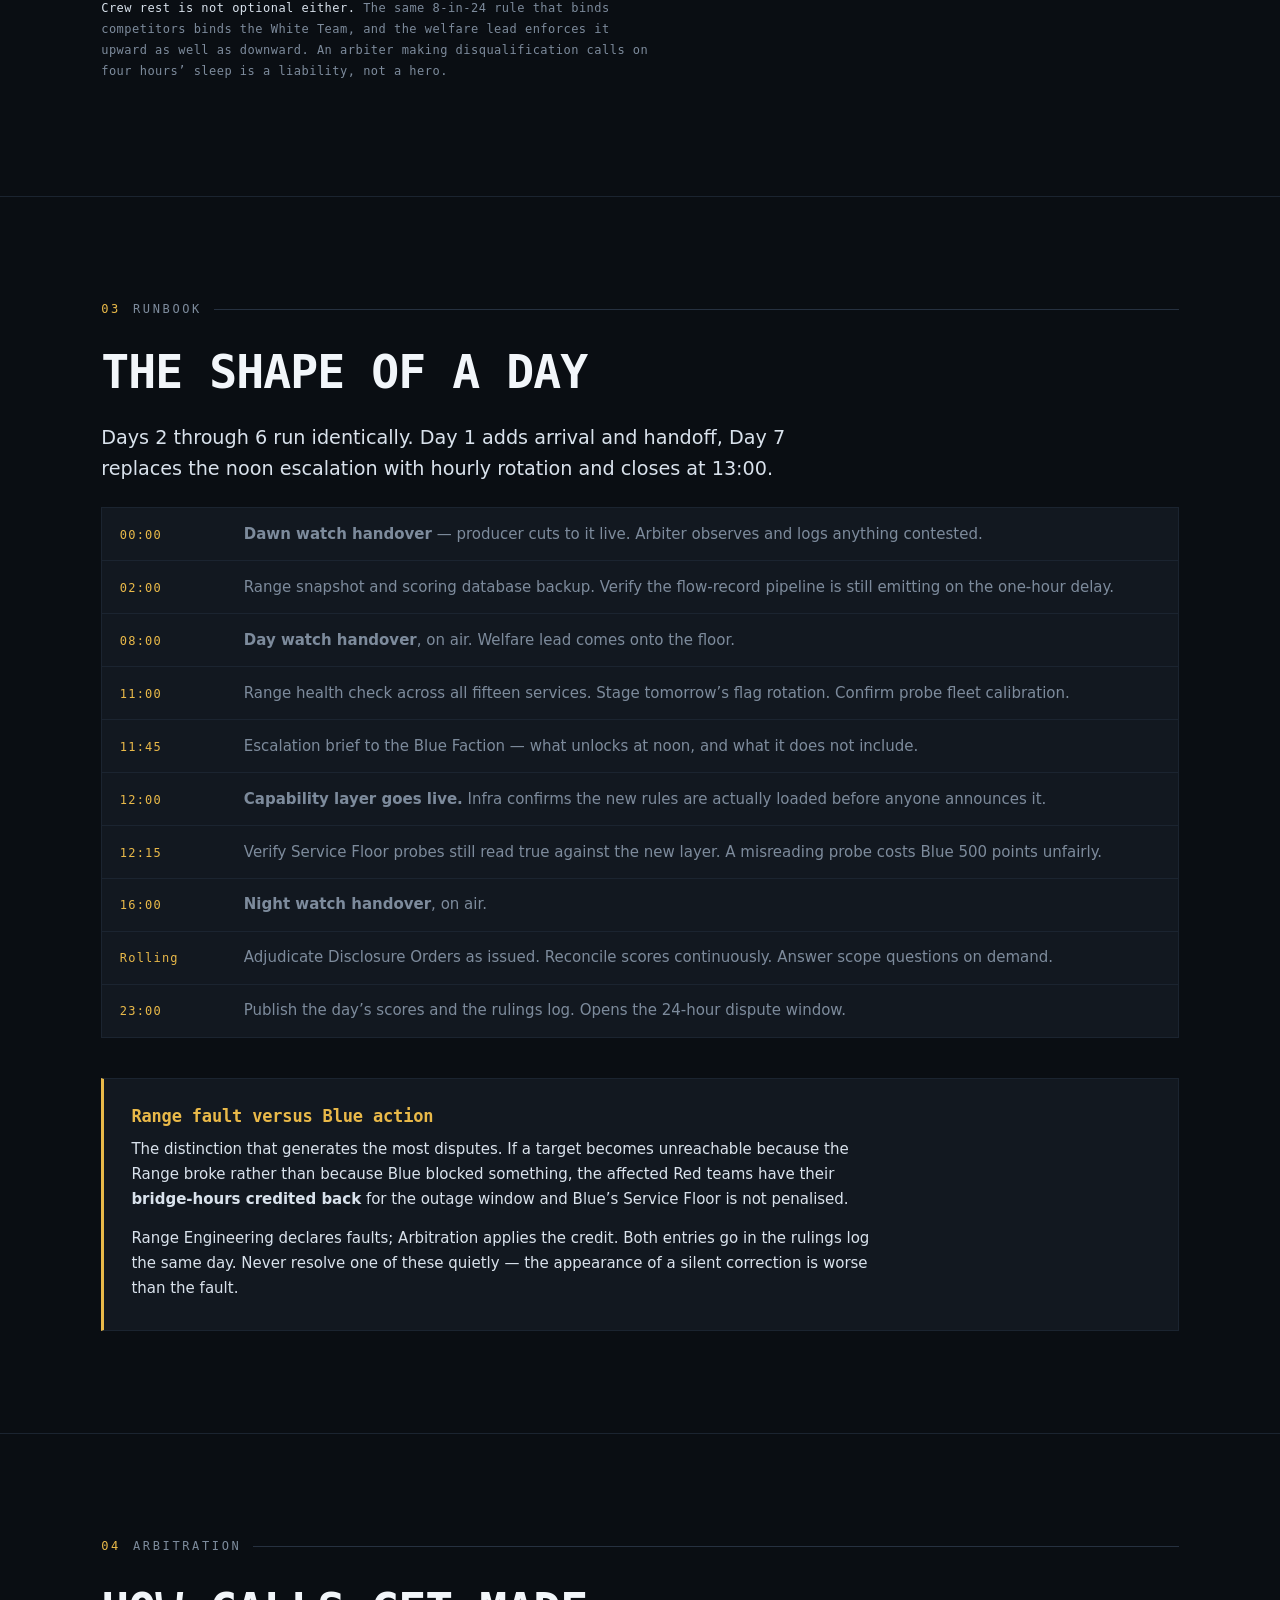
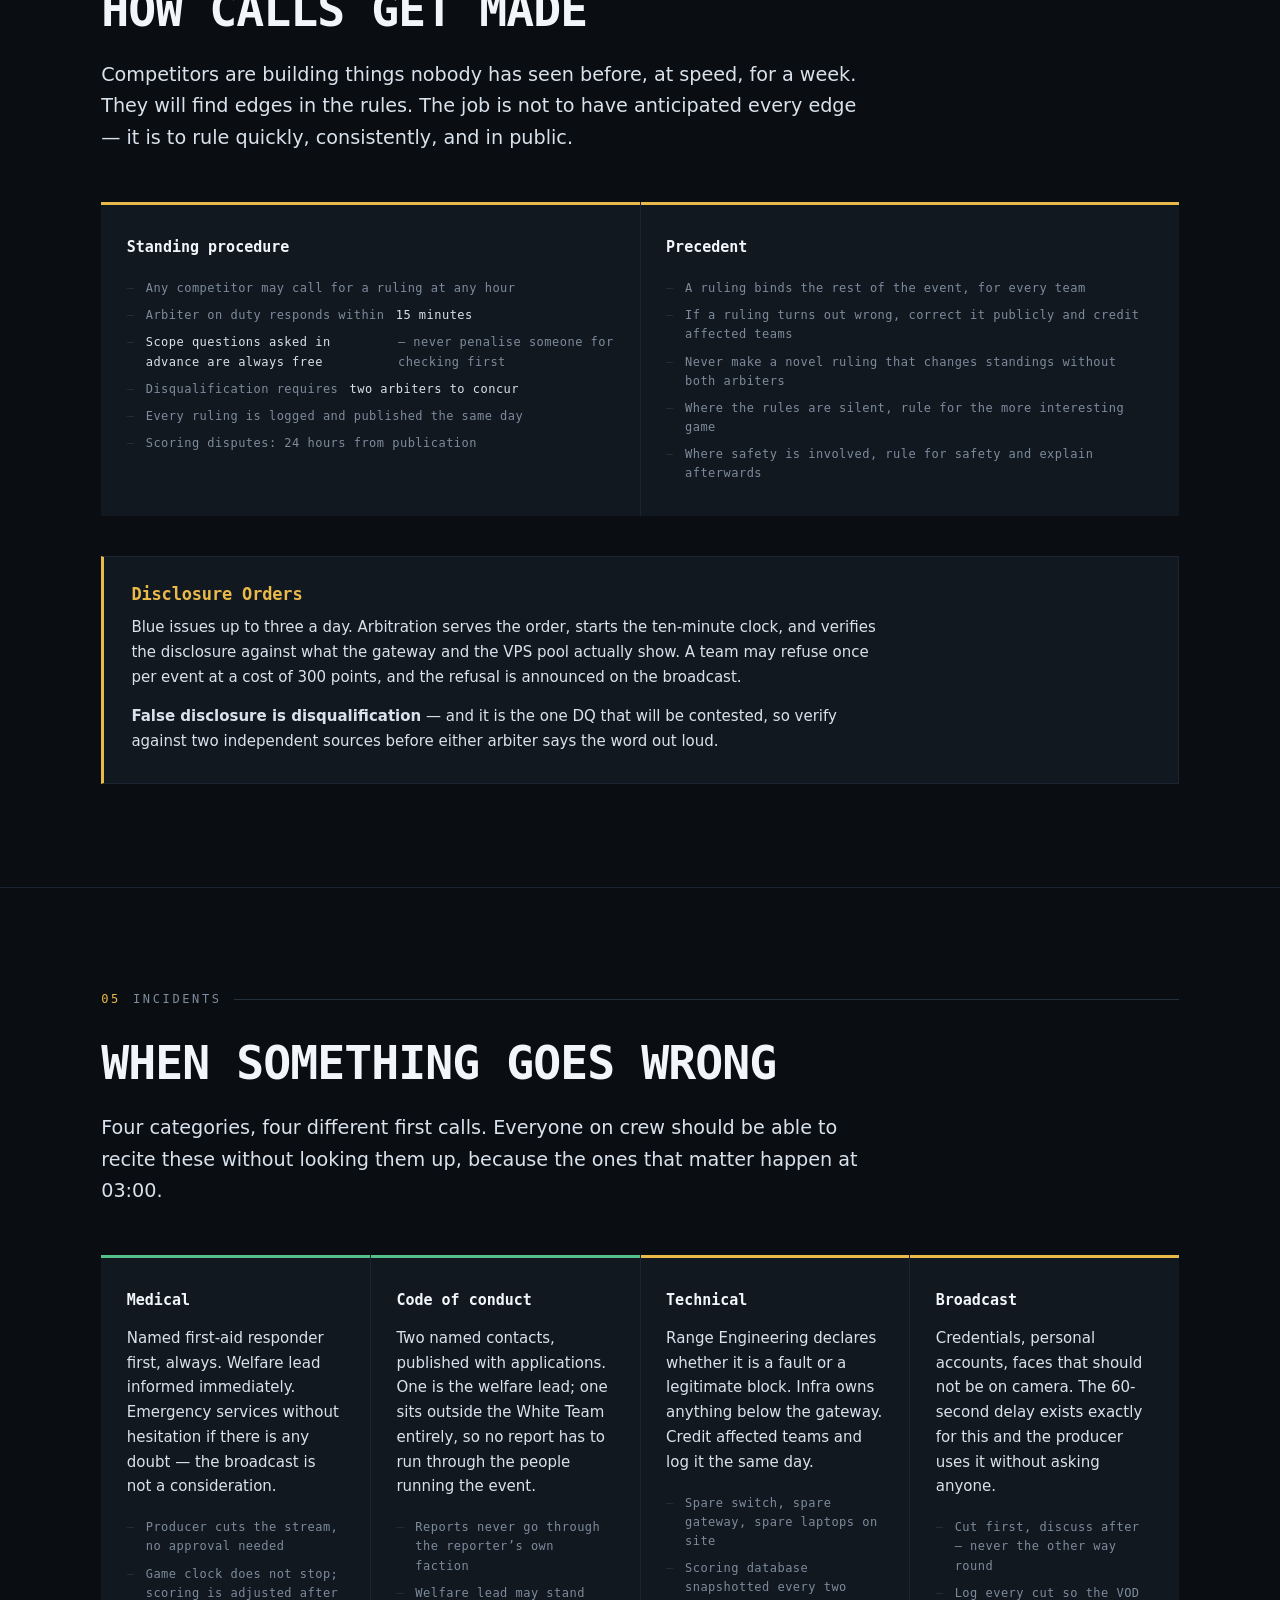
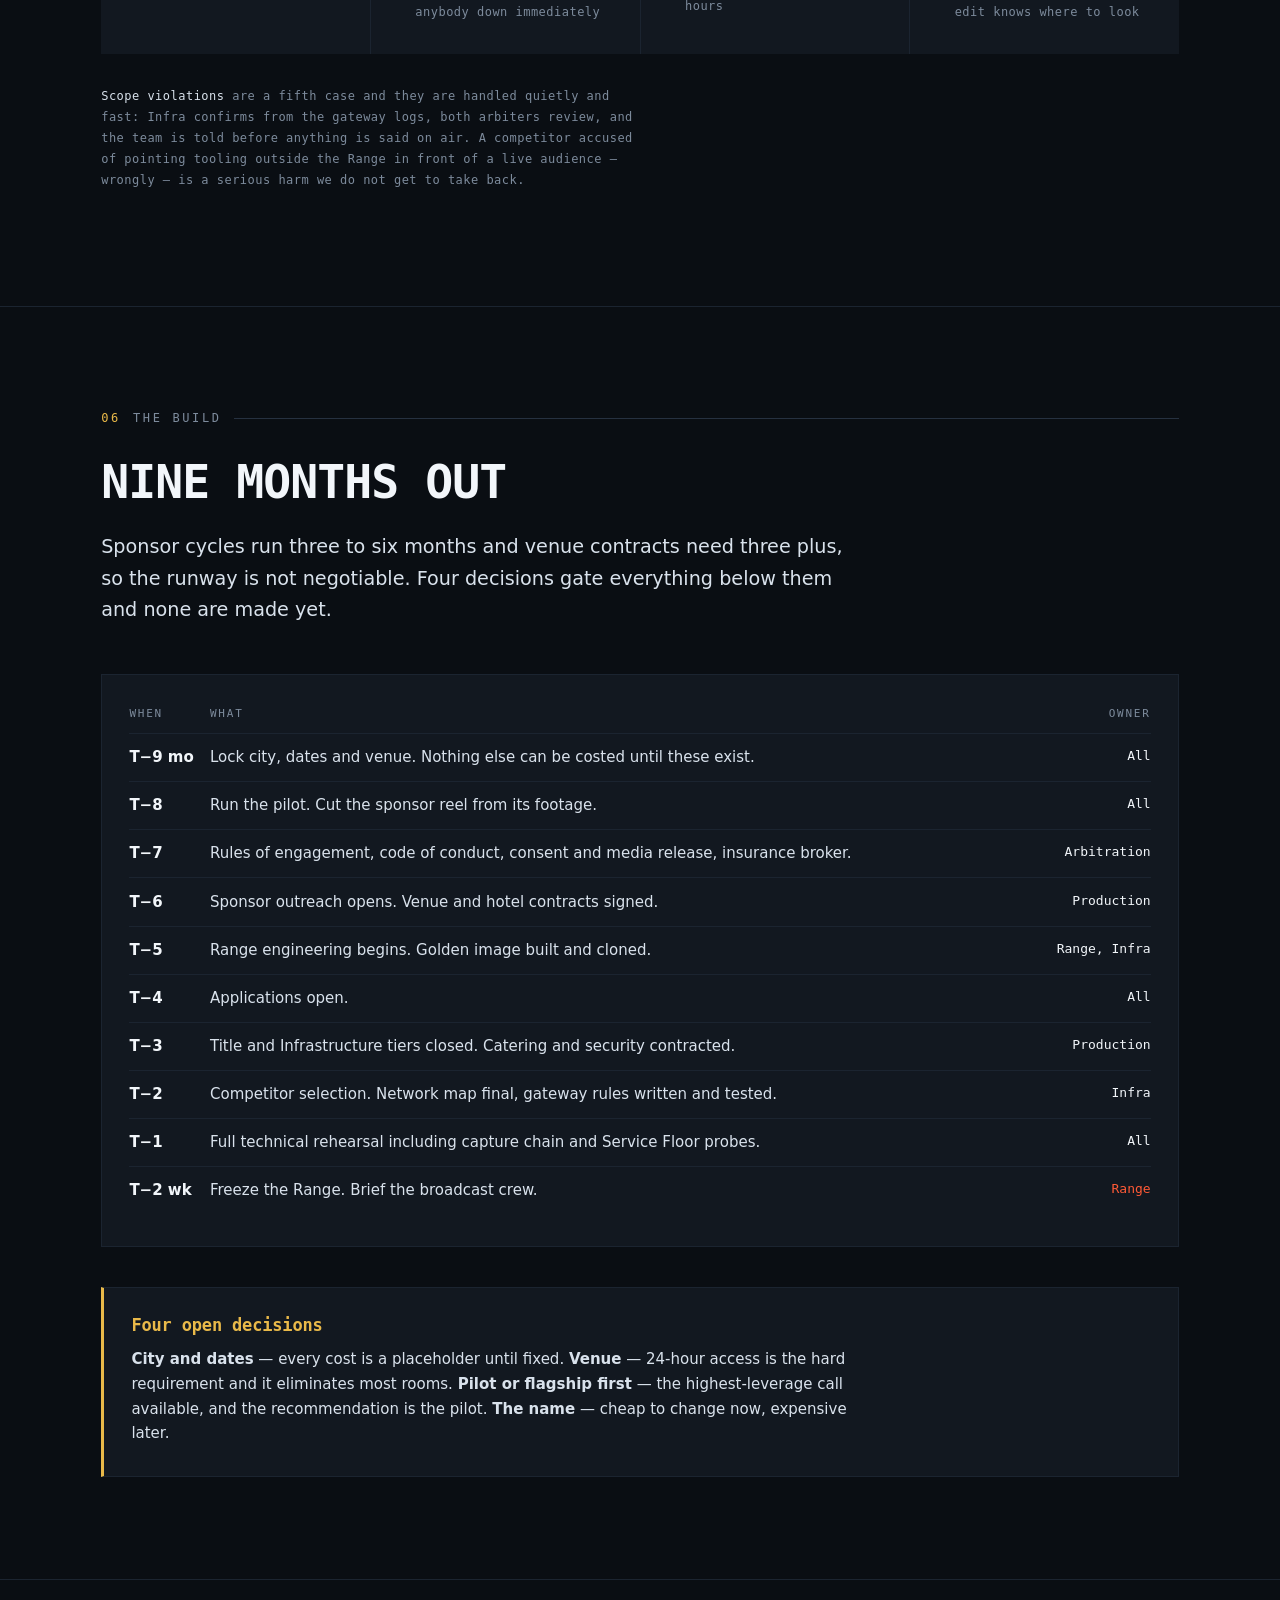
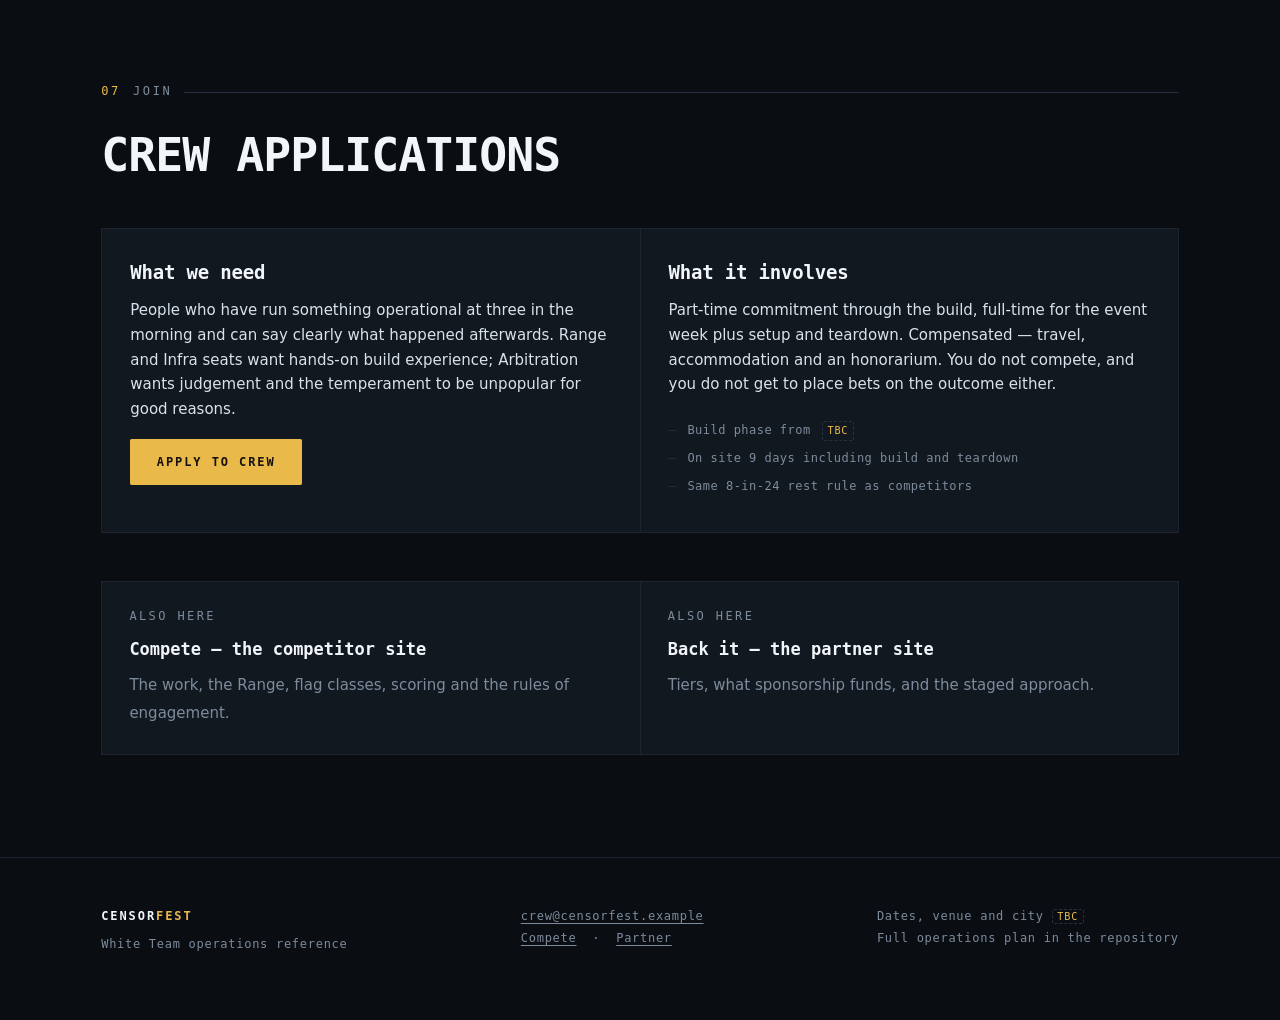
<file: crew.html>
<!doctype html>
<html lang="en">
<head>
<meta charset="utf-8">
<meta name="viewport" content="width=device-width, initial-scale=1">
<title>Censorfest — Crew</title>
<meta name="description" content="The White Team site: ten roles, the duty roster, the daily runbook, arbitration procedure, incident handling and the pre-event build.">
<meta name="theme-color" content="#0A0E13">
<meta property="og:title" content="Censorfest — Crew">
<meta property="og:description" content="Ten roles, the duty roster, the daily runbook, arbitration and the pre-event build.">
<meta property="og:type" content="website">
<link rel="icon" href="data:image/svg+xml,%3Csvg xmlns='http://www.w3.org/2000/svg' viewBox='0 0 32 32'%3E%3Crect width='32' height='32' fill='%230A0E13'/%3E%3Crect x='3' y='14' width='13' height='3' fill='%23FF5A36'/%3E%3Crect x='20' y='14' width='9' height='3' fill='%236EA8FF'/%3E%3Crect x='17.5' y='4' width='1' height='24' fill='%23E9B949'/%3E%3C/svg%3E">
<link rel="stylesheet" href="assets/styles.css">
</head>
<body class="p-crew">

<a class="skip" href="#main">Skip to content</a>

<nav class="nav">
  <div class="wrap nav__inner">
    <a class="nav__mark" href="index.html">Censor<span>fest</span></a>
    <ul class="nav__links">
      <li><a href="#roles">Roles</a></li>
      <li><a href="#roster">Roster</a></li>
      <li><a href="#runbook">Runbook</a></li>
      <li><a href="#arbitration">Arbitration</a></li>
      <li><a href="#incidents">Incidents</a></li>
      <li><a href="#build">The build</a></li>
    </ul>
    <div class="nav__sites">
      <a href="index.html">Compete</a>
      <a href="crew.html" aria-current="page">Crew</a>
      <a href="sponsors.html">Partner</a>
    </div>
  </div>
</nav>

<main id="main">

<!-- ===================== HERO ===================== -->
<header class="hero" id="top">
  <canvas class="hero__canvas" id="flow" aria-hidden="true"></canvas>
  <div class="wrap hero__inner">
    <p class="hero__tag">For the White Team <em>&#47;&#47;</em> operations reference</p>
    <h1>
      Ten people<br>
      <span class="h1__b">run the week</span>
    </h1>
    <p class="hero__lede">
      The White Team builds the Range, holds the rules, keeps the broadcast
      honest and gets forty people through seven days intact. Nobody in this
      faction competes, and <b>nobody works a 168-hour shift</b> either &mdash; the
      roster is the first thing on this page for a reason.
    </p>
    <div class="hero__cta">
      <a class="btn btn--primary" href="#join">Join the crew</a>
      <a class="btn" href="#runbook">The runbook</a>
    </div>

    <dl class="vitals">
      <div><dt>Crew</dt><dd>10</dd></div>
      <div><dt>Roles</dt><dd>5</dd></div>
      <div><dt>Crew shifts</dt><dd>3</dd></div>
      <div><dt>People to cover</dt><dd>40</dd></div>
      <div><dt>Build runway</dt><dd>9 mo</dd></div>
    </dl>
  </div>
</header>

<!-- ===================== ROLES ===================== -->
<section class="section section--flush" id="roles">
  <div class="wrap">
    <p class="eyebrow"><b>01</b> Roles</p>
    <h2>Five jobs, ten seats</h2>
    <p class="lede">
      Every seat is named and rostered. If a responsibility below has nobody&rsquo;s
      name against it on the day, that is a hole in the event, not a detail to
      sort out later.
    </p>

    <div class="cards cards--3">
      <article class="card card--amber">
        <p class="card__id"><span>Range</span> <b>3</b></p>
        <h3>Range Engineering</h3>
        <p>
          Owns the fifteen target services end to end: build, deploy, flag
          rotation, the synthetic probe fleet that measures the Service Floor,
          and the flow-record pipeline competitors read on delay.
        </p>
        <ul class="spec">
          <li>Range build and freeze, T&minus;2 weeks</li>
          <li>Flag placement and rotation schedule</li>
          <li>Service Floor probes and their calibration</li>
          <li>Sudden Death rotation on Day 7</li>
          <li>On call for Range faults, always</li>
        </ul>
      </article>

      <article class="card card--amber">
        <p class="card__id"><span>Infra</span> <b>2</b></p>
        <h3>Gateway &amp; Infrastructure</h3>
        <p>
          The three VLANs, the switch, the OPNsense baseline Blue inherits, the
          capture chain, and the competitor image. Holds switch management
          credentials, which the Blue Faction never does.
        </p>
        <ul class="spec">
          <li>VLAN 10 / 20 / 30 and their ACLs</li>
          <li>Golden image build and per-station verification</li>
          <li>Capture path monitoring &mdash; alerts on non-NDI traffic</li>
          <li>VPS pool allocation to Red teams</li>
          <li>Spare switch, spare laptops, spare everything</li>
        </ul>
      </article>

      <article class="card card--amber">
        <p class="card__id"><span>Rules</span> <b>2</b></p>
        <h3>Arbitration &amp; Scoring</h3>
        <p>
          The referees. Score reconciliation, Disclosure Order adjudication,
          scope rulings, and disqualification calls. At least one arbiter is on
          duty at every moment of the event.
        </p>
        <ul class="spec">
          <li>Rulings within 15 minutes of a call</li>
          <li>Daily score publication and dispute window</li>
          <li>Disclosure Order issue and verification</li>
          <li>DQ calls &mdash; requires two arbiters to concur</li>
          <li>Rulings log, published daily</li>
        </ul>
      </article>

      <article class="card card--amber">
        <p class="card__id"><span>Broadcast</span> <b>2</b></p>
        <h3>Production</h3>
        <p>
          The desk. Production switching, commentary, overlays, the watch
          handover segments, and the VOD archive. The producer on duty holds
          the kill switch and needs nobody&rsquo;s approval to use it.
        </p>
        <ul class="spec">
          <li>60-second delay, kill switch on the desk</li>
          <li>Three handover segments daily</li>
          <li>Scoreboard and gateway overlays</li>
          <li>Credential and personal-data spotting</li>
          <li>VOD cut and publication after the event</li>
        </ul>
      </article>

      <article class="card card--good">
        <p class="card__id"><span>Welfare</span> <b>1</b></p>
        <h3>Welfare &amp; Floor</h3>
        <p>
          Rest enforcement, first-aid liaison, the quiet room, catering
          timing, and one of the two named code-of-conduct contacts. Has the
          authority to pull anybody off the floor, including crew.
        </p>
        <ul class="spec">
          <li>Badge-enforced 8-in-24 rest compliance</li>
          <li>First-aid responder liaison</li>
          <li>Code of conduct contact</li>
          <li><b>May stand anybody down, without appeal</b></li>
          <li>On floor 08:00&ndash;24:00, on call otherwise</li>
        </ul>
      </article>

      <article class="card card--quiet">
        <p class="card__id"><span>Note</span></p>
        <h4>Ten is the floor, not the target</h4>
        <p>
          Ten seats is the minimum that covers 168 hours without anybody
          working unsafe hours. If the event grows past thirty competitors,
          Range Engineering and Arbitration are the first two to add to.
        </p>
        <p style="margin-top:0.8rem">
          Crew roles are compensated &mdash; travel plus an honorarium. This is
          not a volunteer event pretending otherwise.
        </p>
      </article>
    </div>
  </div>
</section>

<!-- ===================== ROSTER ===================== -->
<section class="section" id="roster">
  <div class="wrap">
    <p class="eyebrow"><b>02</b> Roster</p>
    <h2>Who is on duty</h2>
    <p class="lede">
      Crew works three shifts that overlap the Blue watches by twenty minutes
      on each side, so every handover has a producer and an arbiter awake for
      it. Nobody covers two consecutive shifts.
    </p>

    <div class="grid2">
      <div class="tblock">
        <h3>Crew shifts</h3>
        <table class="dtable dtable--wide">
          <thead><tr><th>Shift</th><th>Hours</th><th>Seats</th></tr></thead>
          <tbody>
            <tr><td><b>A</b><small>Overlaps the Dawn handover</small></td><td>05:40&ndash;14:00</td><td>3</td></tr>
            <tr><td><b>B</b><small>Overlaps the Day handover</small></td><td>13:40&ndash;22:00</td><td>4</td></tr>
            <tr><td><b>C</b><small>Overlaps the Night handover</small></td><td>21:40&ndash;06:00</td><td>3</td></tr>
          </tbody>
        </table>
      </div>

      <div class="tblock">
        <h3>Minimum on duty, always</h3>
        <table class="dtable">
          <thead><tr><th>Function</th><th>Cover</th></tr></thead>
          <tbody>
            <tr class="pos"><td>Arbiter<small>Rulings within 15 minutes</small></td><td>1 on duty</td></tr>
            <tr class="pos"><td>Producer<small>Holds the broadcast kill switch</small></td><td>1 on duty</td></tr>
            <tr><td>Range engineer<small>Fault response</small></td><td>1 on call</td></tr>
            <tr><td>Welfare lead<small>On floor 08:00&ndash;24:00</small></td><td>1 on call</td></tr>
            <tr><td>First aid<small>Named responder, contracted</small></td><td>1 on site</td></tr>
          </tbody>
        </table>
      </div>
    </div>

    <p class="note" style="margin-top:2rem">
      <strong>Crew rest is not optional either.</strong> The same 8-in-24 rule that
      binds competitors binds the White Team, and the welfare lead enforces it
      upward as well as downward. An arbiter making disqualification calls on
      four hours&rsquo; sleep is a liability, not a hero.
    </p>
  </div>
</section>

<!-- ===================== RUNBOOK ===================== -->
<section class="section" id="runbook">
  <div class="wrap">
    <p class="eyebrow"><b>03</b> Runbook</p>
    <h2>The shape of a day</h2>
    <p class="lede">
      Days 2 through 6 run identically. Day 1 adds arrival and handoff, Day 7
      replaces the noon escalation with hourly rotation and closes at 13:00.
    </p>

    <div class="daybook">
      <div><time>00:00</time><p><b>Dawn watch handover</b> &mdash; producer cuts to it live. Arbiter observes and logs anything contested.</p></div>
      <div><time>02:00</time><p>Range snapshot and scoring database backup. Verify the flow-record pipeline is still emitting on the one-hour delay.</p></div>
      <div><time>08:00</time><p><b>Day watch handover</b>, on air. Welfare lead comes onto the floor.</p></div>
      <div><time>11:00</time><p>Range health check across all fifteen services. Stage tomorrow&rsquo;s flag rotation. Confirm probe fleet calibration.</p></div>
      <div><time>11:45</time><p>Escalation brief to the Blue Faction &mdash; what unlocks at noon, and what it does not include.</p></div>
      <div><time>12:00</time><p><b>Capability layer goes live.</b> Infra confirms the new rules are actually loaded before anyone announces it.</p></div>
      <div><time>12:15</time><p>Verify Service Floor probes still read true against the new layer. A misreading probe costs Blue 500 points unfairly.</p></div>
      <div><time>16:00</time><p><b>Night watch handover</b>, on air.</p></div>
      <div><time>Rolling</time><p>Adjudicate Disclosure Orders as issued. Reconcile scores continuously. Answer scope questions on demand.</p></div>
      <div><time>23:00</time><p>Publish the day&rsquo;s scores and the rulings log. Opens the 24-hour dispute window.</p></div>
    </div>

    <div class="headline-rule headline-rule--amber">
      <h3>Range fault versus Blue action</h3>
      <p>
        The distinction that generates the most disputes. If a target becomes
        unreachable because the Range broke rather than because Blue blocked
        something, the affected Red teams have their <strong>bridge-hours credited
        back</strong> for the outage window and Blue&rsquo;s Service Floor is not
        penalised.
      </p>
      <p>
        Range Engineering declares faults; Arbitration applies the credit. Both
        entries go in the rulings log the same day. Never resolve one of these
        quietly &mdash; the appearance of a silent correction is worse than the
        fault.
      </p>
    </div>
  </div>
</section>

<!-- ===================== ARBITRATION ===================== -->
<section class="section" id="arbitration">
  <div class="wrap">
    <p class="eyebrow"><b>04</b> Arbitration</p>
    <h2>How calls get made</h2>
    <p class="lede">
      Competitors are building things nobody has seen before, at speed, for a
      week. They will find edges in the rules. The job is not to have
      anticipated every edge &mdash; it is to rule quickly, consistently, and in
      public.
    </p>

    <div class="cards cards--2">
      <article class="card card--amber">
        <h4>Standing procedure</h4>
        <ul class="spec">
          <li>Any competitor may call for a ruling at any hour</li>
          <li>Arbiter on duty responds within <b>15 minutes</b></li>
          <li><b>Scope questions asked in advance are always free</b> &mdash; never penalise someone for checking first</li>
          <li>Disqualification requires <b>two arbiters to concur</b></li>
          <li>Every ruling is logged and published the same day</li>
          <li>Scoring disputes: 24 hours from publication</li>
        </ul>
      </article>
      <article class="card card--amber">
        <h4>Precedent</h4>
        <ul class="spec">
          <li>A ruling binds the rest of the event, for every team</li>
          <li>If a ruling turns out wrong, correct it publicly and credit affected teams</li>
          <li>Never make a novel ruling that changes standings without both arbiters</li>
          <li>Where the rules are silent, rule for the more interesting game</li>
          <li>Where safety is involved, rule for safety and explain afterwards</li>
        </ul>
      </article>
    </div>

    <div class="headline-rule headline-rule--amber">
      <h3>Disclosure Orders</h3>
      <p>
        Blue issues up to three a day. Arbitration serves the order, starts the
        ten-minute clock, and verifies the disclosure against what the gateway
        and the VPS pool actually show. A team may refuse once per event at a
        cost of 300 points, and the refusal is announced on the broadcast.
      </p>
      <p>
        <strong>False disclosure is disqualification</strong> &mdash; and it is the one
        DQ that will be contested, so verify against two independent sources
        before either arbiter says the word out loud.
      </p>
    </div>
  </div>
</section>

<!-- ===================== INCIDENTS ===================== -->
<section class="section" id="incidents">
  <div class="wrap">
    <p class="eyebrow"><b>05</b> Incidents</p>
    <h2>When something goes wrong</h2>
    <p class="lede">
      Four categories, four different first calls. Everyone on crew should be
      able to recite these without looking them up, because the ones that
      matter happen at 03:00.
    </p>

    <div class="cards cards--4">
      <article class="card card--good">
        <h4>Medical</h4>
        <p>
          Named first-aid responder first, always. Welfare lead informed
          immediately. Emergency services without hesitation if there is any
          doubt &mdash; the broadcast is not a consideration.
        </p>
        <ul class="spec">
          <li>Producer cuts the stream, no approval needed</li>
          <li>Game clock does not stop; scoring is adjusted after</li>
        </ul>
      </article>
      <article class="card card--good">
        <h4>Code of conduct</h4>
        <p>
          Two named contacts, published with applications. One is the welfare
          lead; one sits outside the White Team entirely, so no report has to
          run through the people running the event.
        </p>
        <ul class="spec">
          <li>Reports never go through the reporter&rsquo;s own faction</li>
          <li>Welfare lead may stand anybody down immediately</li>
        </ul>
      </article>
      <article class="card card--amber">
        <h4>Technical</h4>
        <p>
          Range Engineering declares whether it is a fault or a legitimate
          block. Infra owns anything below the gateway. Credit affected teams
          and log it the same day.
        </p>
        <ul class="spec">
          <li>Spare switch, spare gateway, spare laptops on site</li>
          <li>Scoring database snapshotted every two hours</li>
        </ul>
      </article>
      <article class="card card--amber">
        <h4>Broadcast</h4>
        <p>
          Credentials, personal accounts, faces that should not be on camera.
          The 60-second delay exists exactly for this and the producer uses it
          without asking anyone.
        </p>
        <ul class="spec">
          <li>Cut first, discuss after &mdash; never the other way round</li>
          <li>Log every cut so the VOD edit knows where to look</li>
        </ul>
      </article>
    </div>

    <p class="note" style="margin-top:2rem">
      <strong>Scope violations</strong> are a fifth case and they are handled quietly
      and fast: Infra confirms from the gateway logs, both arbiters review,
      and the team is told before anything is said on air. A competitor
      accused of pointing tooling outside the Range in front of a live audience
      &mdash; wrongly &mdash; is a serious harm we do not get to take back.
    </p>
  </div>
</section>

<!-- ===================== BUILD ===================== -->
<section class="section" id="build">
  <div class="wrap">
    <p class="eyebrow"><b>06</b> The build</p>
    <h2>Nine months out</h2>
    <p class="lede">
      Sponsor cycles run three to six months and venue contracts need three
      plus, so the runway is not negotiable. Four decisions gate everything
      below them and none are made yet.
    </p>

    <div class="tblock" style="border:1px solid var(--line-soft); margin-top:3rem">
      <table class="dtable dtable--wide">
        <thead><tr><th>When</th><th>What</th><th>Owner</th></tr></thead>
        <tbody>
          <tr><td><b>T&minus;9 mo</b></td><td>Lock city, dates and venue. Nothing else can be costed until these exist.</td><td>All</td></tr>
          <tr><td><b>T&minus;8</b></td><td>Run the pilot. Cut the sponsor reel from its footage.</td><td>All</td></tr>
          <tr><td><b>T&minus;7</b></td><td>Rules of engagement, code of conduct, consent and media release, insurance broker.</td><td>Arbitration</td></tr>
          <tr><td><b>T&minus;6</b></td><td>Sponsor outreach opens. Venue and hotel contracts signed.</td><td>Production</td></tr>
          <tr><td><b>T&minus;5</b></td><td>Range engineering begins. Golden image built and cloned.</td><td>Range, Infra</td></tr>
          <tr><td><b>T&minus;4</b></td><td>Applications open.</td><td>All</td></tr>
          <tr><td><b>T&minus;3</b></td><td>Title and Infrastructure tiers closed. Catering and security contracted.</td><td>Production</td></tr>
          <tr><td><b>T&minus;2</b></td><td>Competitor selection. Network map final, gateway rules written and tested.</td><td>Infra</td></tr>
          <tr><td><b>T&minus;1</b></td><td>Full technical rehearsal including capture chain and Service Floor probes.</td><td>All</td></tr>
          <tr class="neg"><td><b>T&minus;2 wk</b></td><td>Freeze the Range. Brief the broadcast crew.</td><td>Range</td></tr>
        </tbody>
      </table>
    </div>

    <div class="headline-rule headline-rule--amber">
      <h3>Four open decisions</h3>
      <p>
        <strong>City and dates</strong> &mdash; every cost is a placeholder until fixed.
        <strong>Venue</strong> &mdash; 24-hour access is the hard requirement and it
        eliminates most rooms. <strong>Pilot or flagship first</strong> &mdash; the
        highest-leverage call available, and the recommendation is the pilot.
        <strong>The name</strong> &mdash; cheap to change now, expensive later.
      </p>
    </div>
  </div>
</section>

<!-- ===================== JOIN ===================== -->
<section class="section" id="join">
  <div class="wrap">
    <p class="eyebrow"><b>07</b> Join</p>
    <h2>Crew applications</h2>

    <div class="split">
      <div>
        <h3>What we need</h3>
        <p>
          People who have run something operational at three in the morning and
          can say clearly what happened afterwards. Range and Infra seats want
          hands-on build experience; Arbitration wants judgement and the
          temperament to be unpopular for good reasons.
        </p>
        <a class="btn btn--primary" href="mailto:crew@censorfest.example?subject=Crew%20application">Apply to crew</a>
      </div>
      <div>
        <h3>What it involves</h3>
        <p>
          Part-time commitment through the build, full-time for the event week
          plus setup and teardown. Compensated &mdash; travel, accommodation and
          an honorarium. You do not compete, and you do not get to place bets
          on the outcome either.
        </p>
        <ul class="spec">
          <li>Build phase from <span class="tbc">TBC</span></li>
          <li>On site 9 days including build and teardown</li>
          <li>Same 8-in-24 rest rule as competitors</li>
        </ul>
      </div>
    </div>

    <div class="elsewhere">
      <a href="index.html">
        <span>Also here</span>
        <strong>Compete &mdash; the competitor site</strong>
        <em>The work, the Range, flag classes, scoring and the rules of engagement.</em>
      </a>
      <a href="sponsors.html">
        <span>Also here</span>
        <strong>Back it &mdash; the partner site</strong>
        <em>Tiers, what sponsorship funds, and the staged approach.</em>
      </a>
    </div>
  </div>
</section>

</main>

<footer class="foot">
  <div class="wrap foot__row">
    <div>
      <p class="foot__mark" style="margin:0">Censor<span>fest</span></p>
      <p style="margin:0.4rem 0 0">White Team operations reference</p>
    </div>
    <div>
      <p style="margin:0">
        <a href="mailto:crew@censorfest.example">crew@censorfest.example</a><br>
        <a href="index.html">Compete</a> &nbsp;&middot;&nbsp; <a href="sponsors.html">Partner</a>
      </p>
    </div>
    <div>
      <p style="margin:0">
        Dates, venue and city <span class="tbc">TBC</span><br>
        Full operations plan in the repository
      </p>
    </div>
  </div>
</footer>

<script src="assets/site.js"></script>
</body>
</html>
</file>
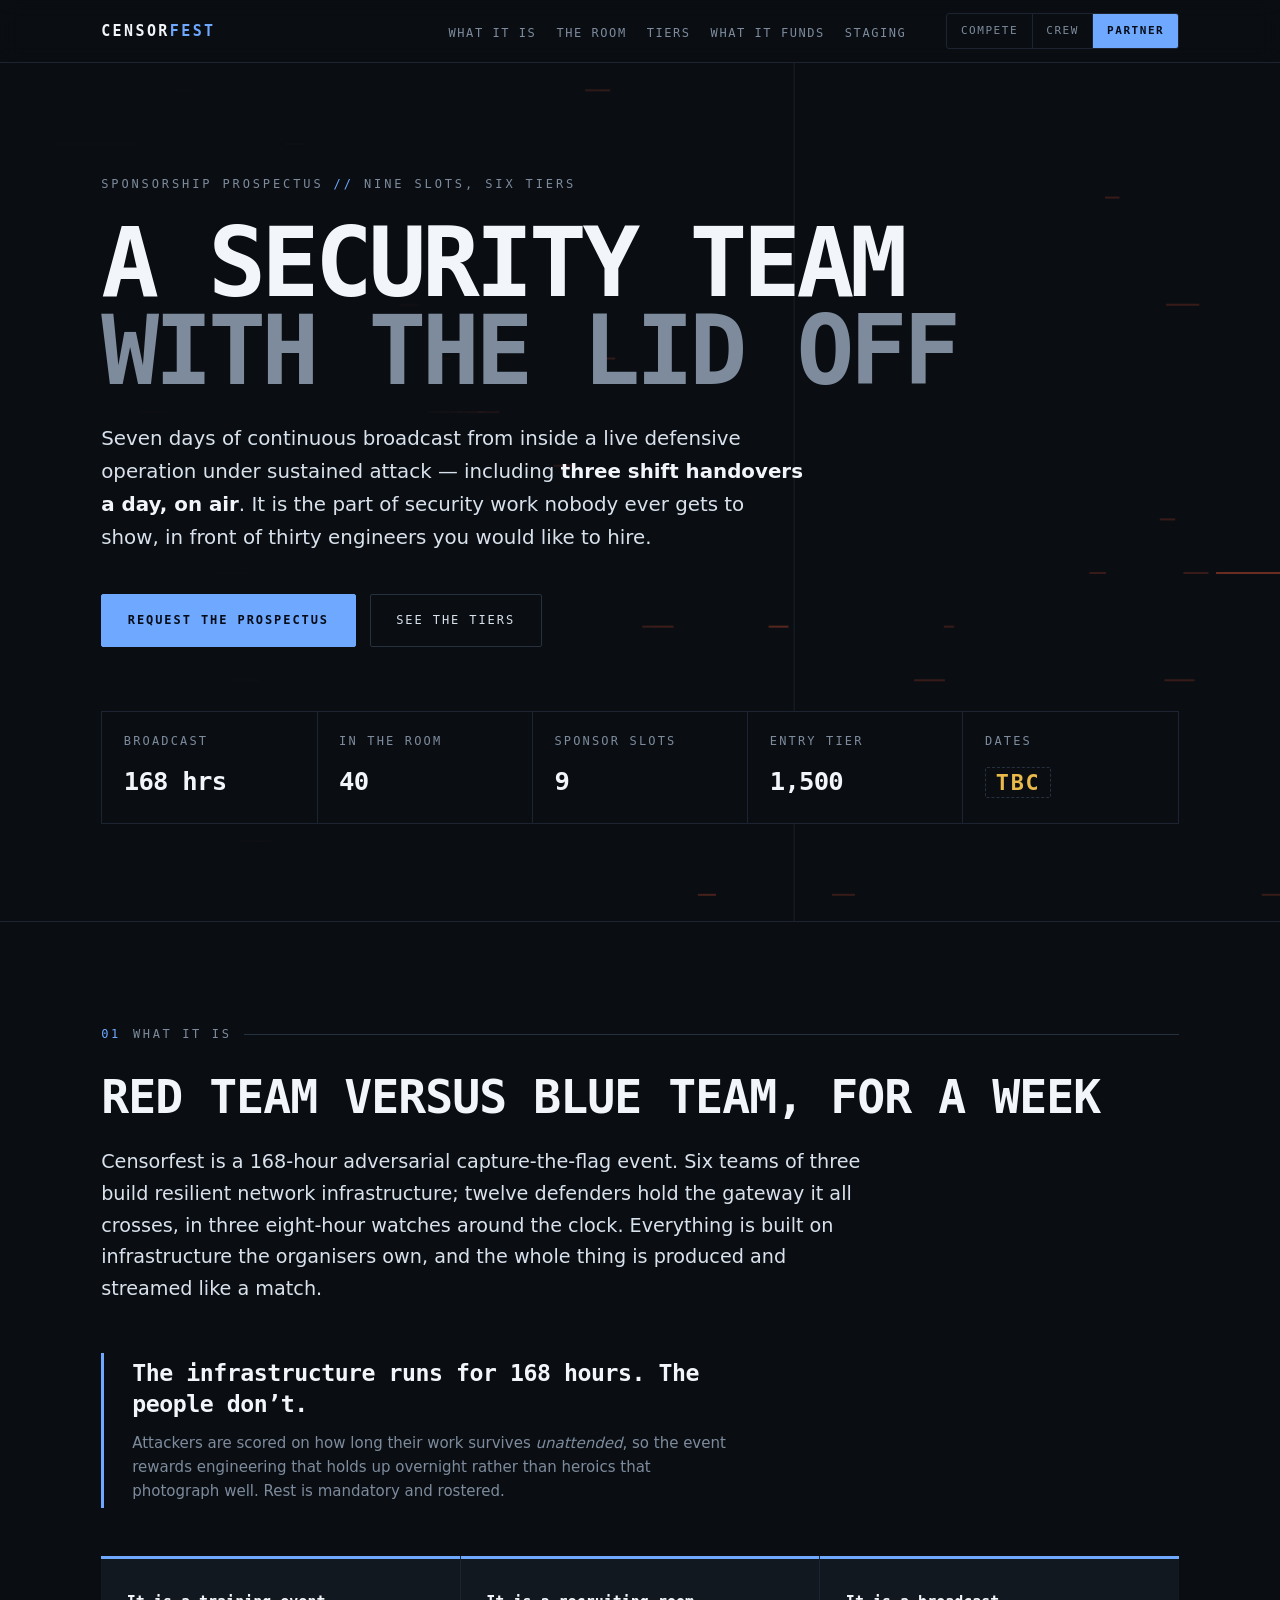
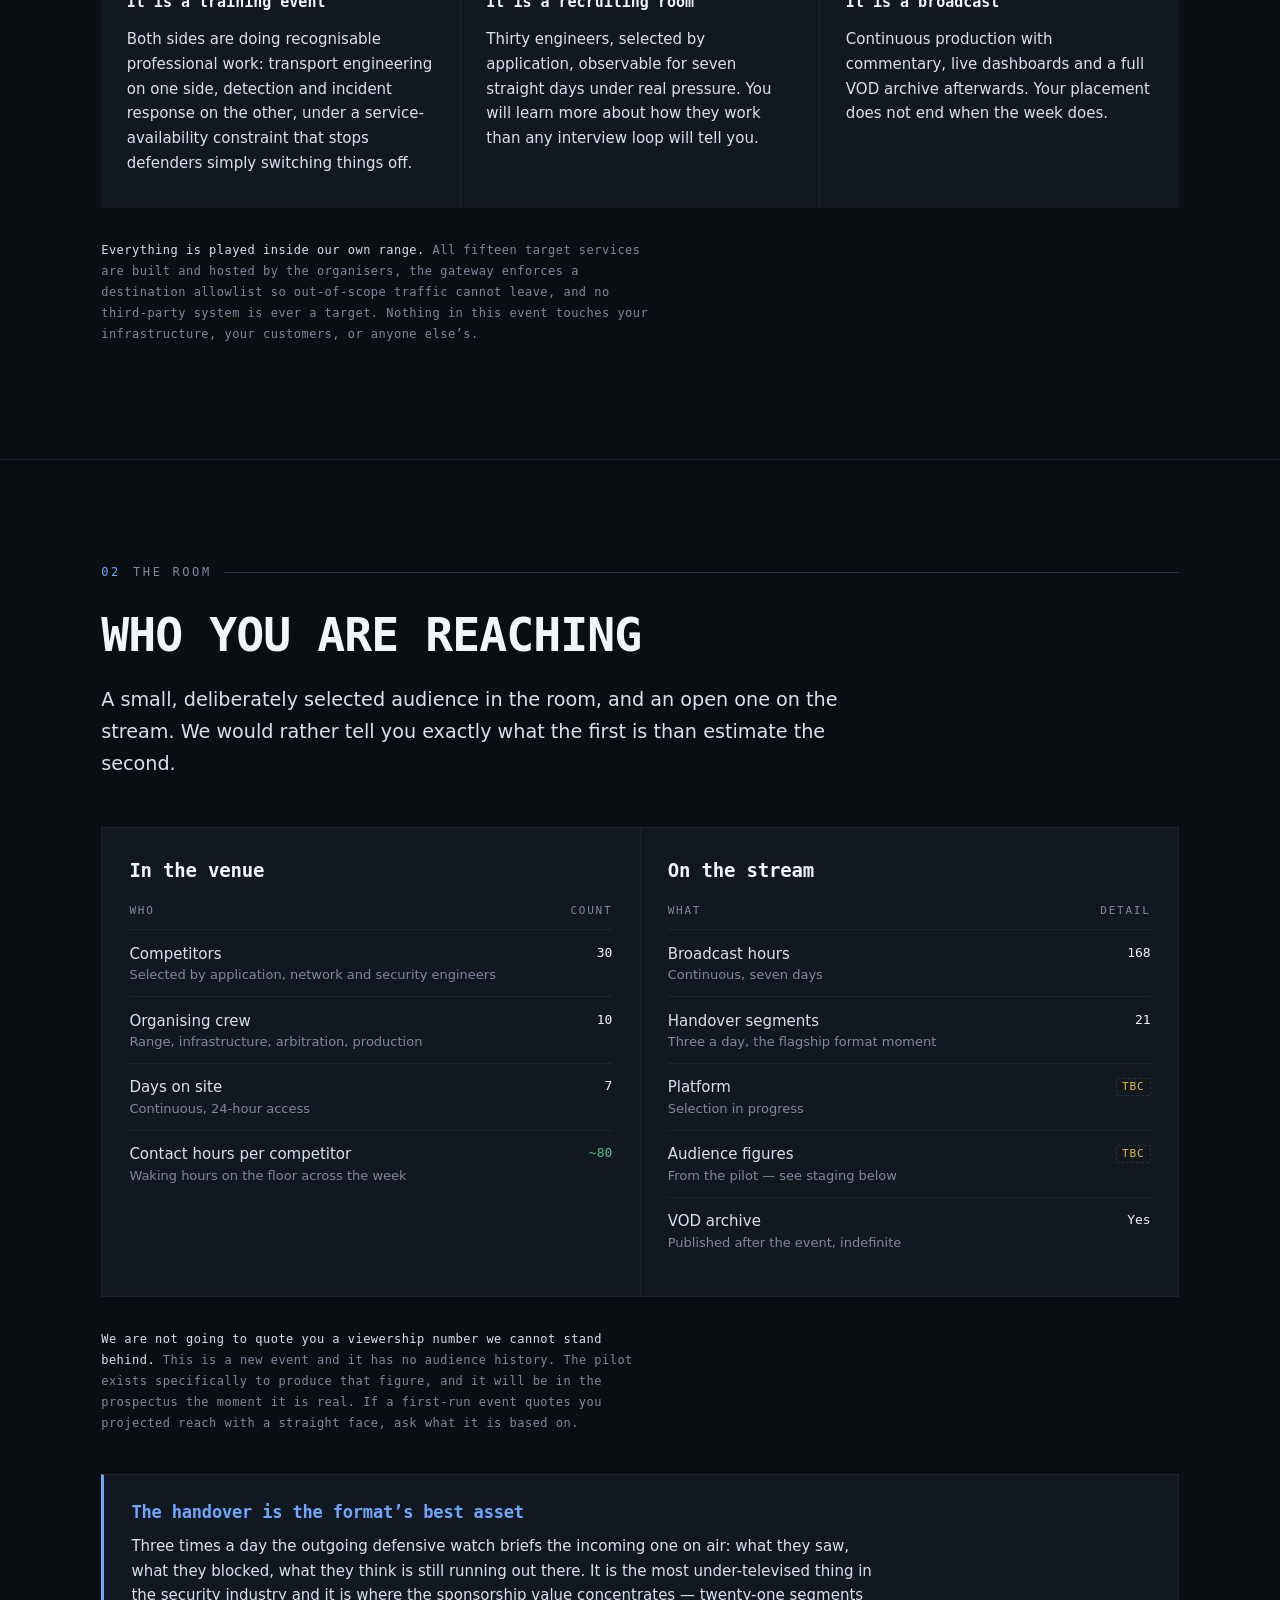
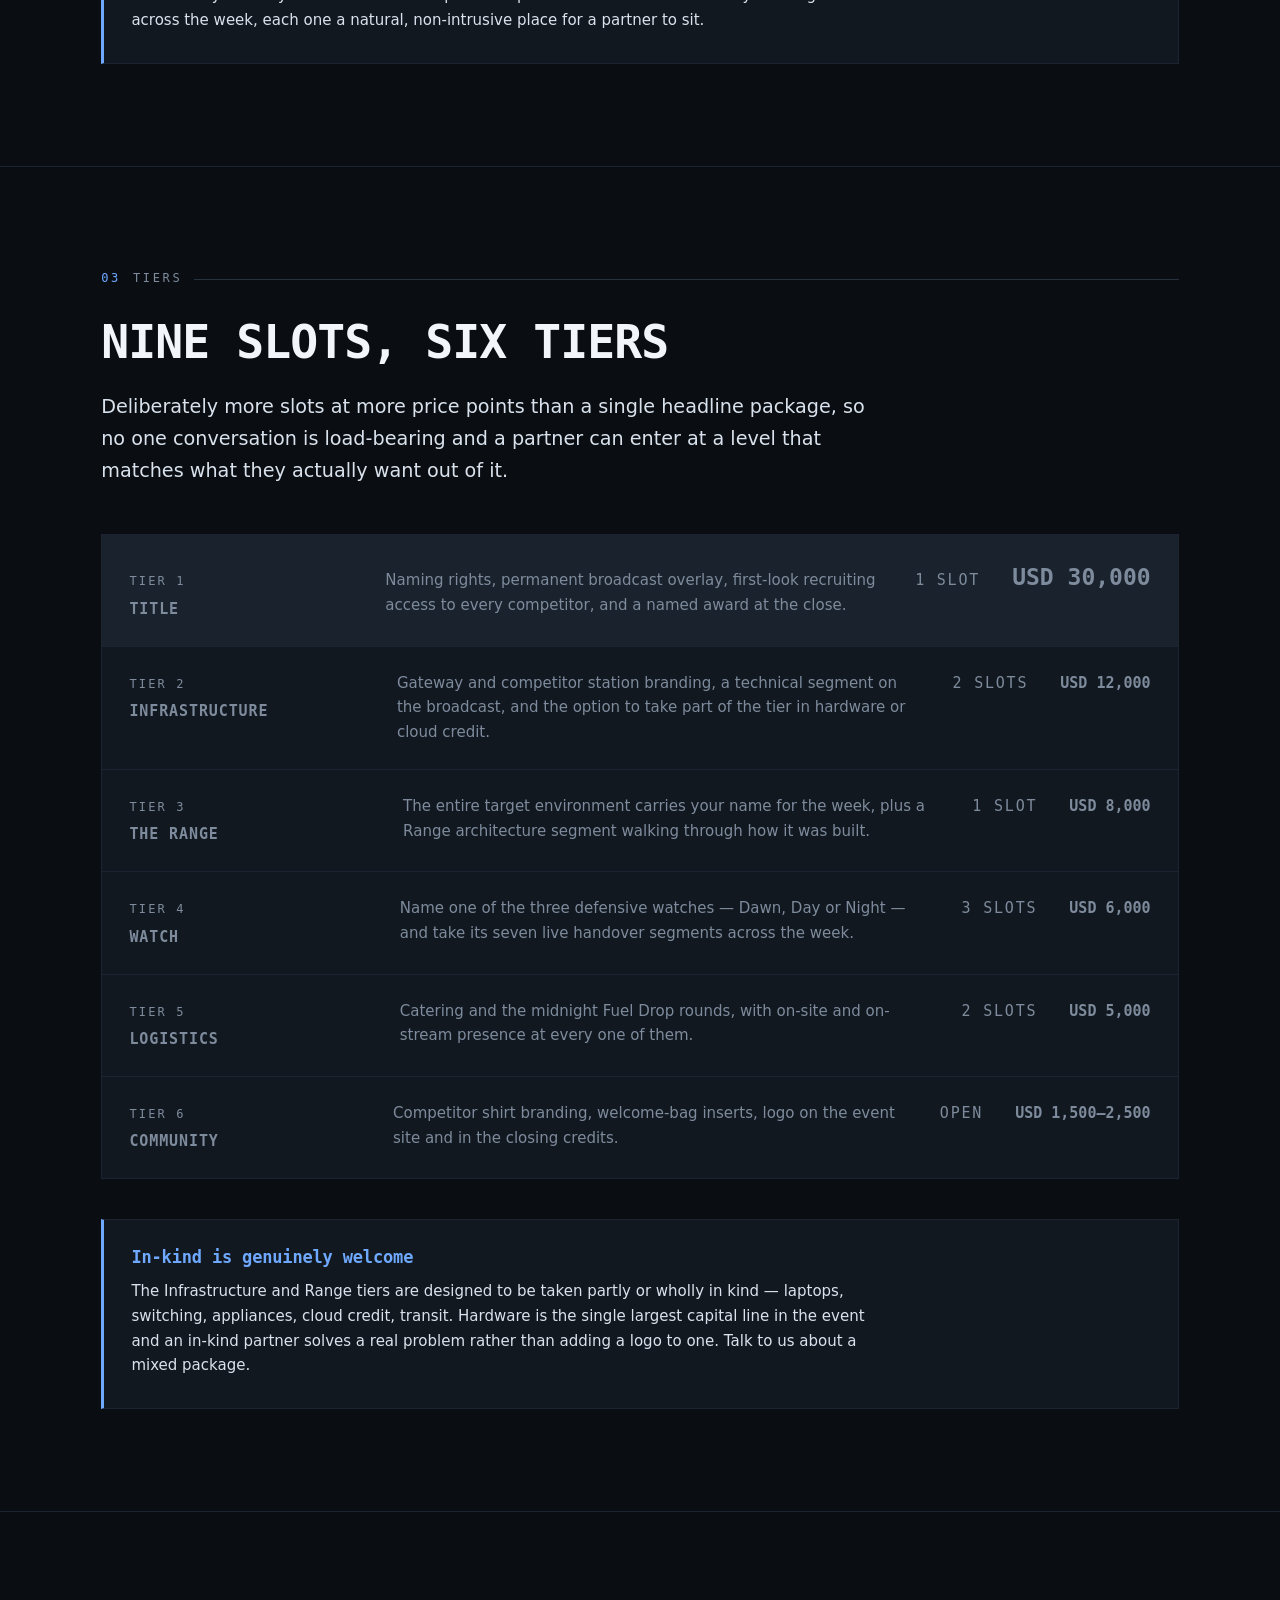
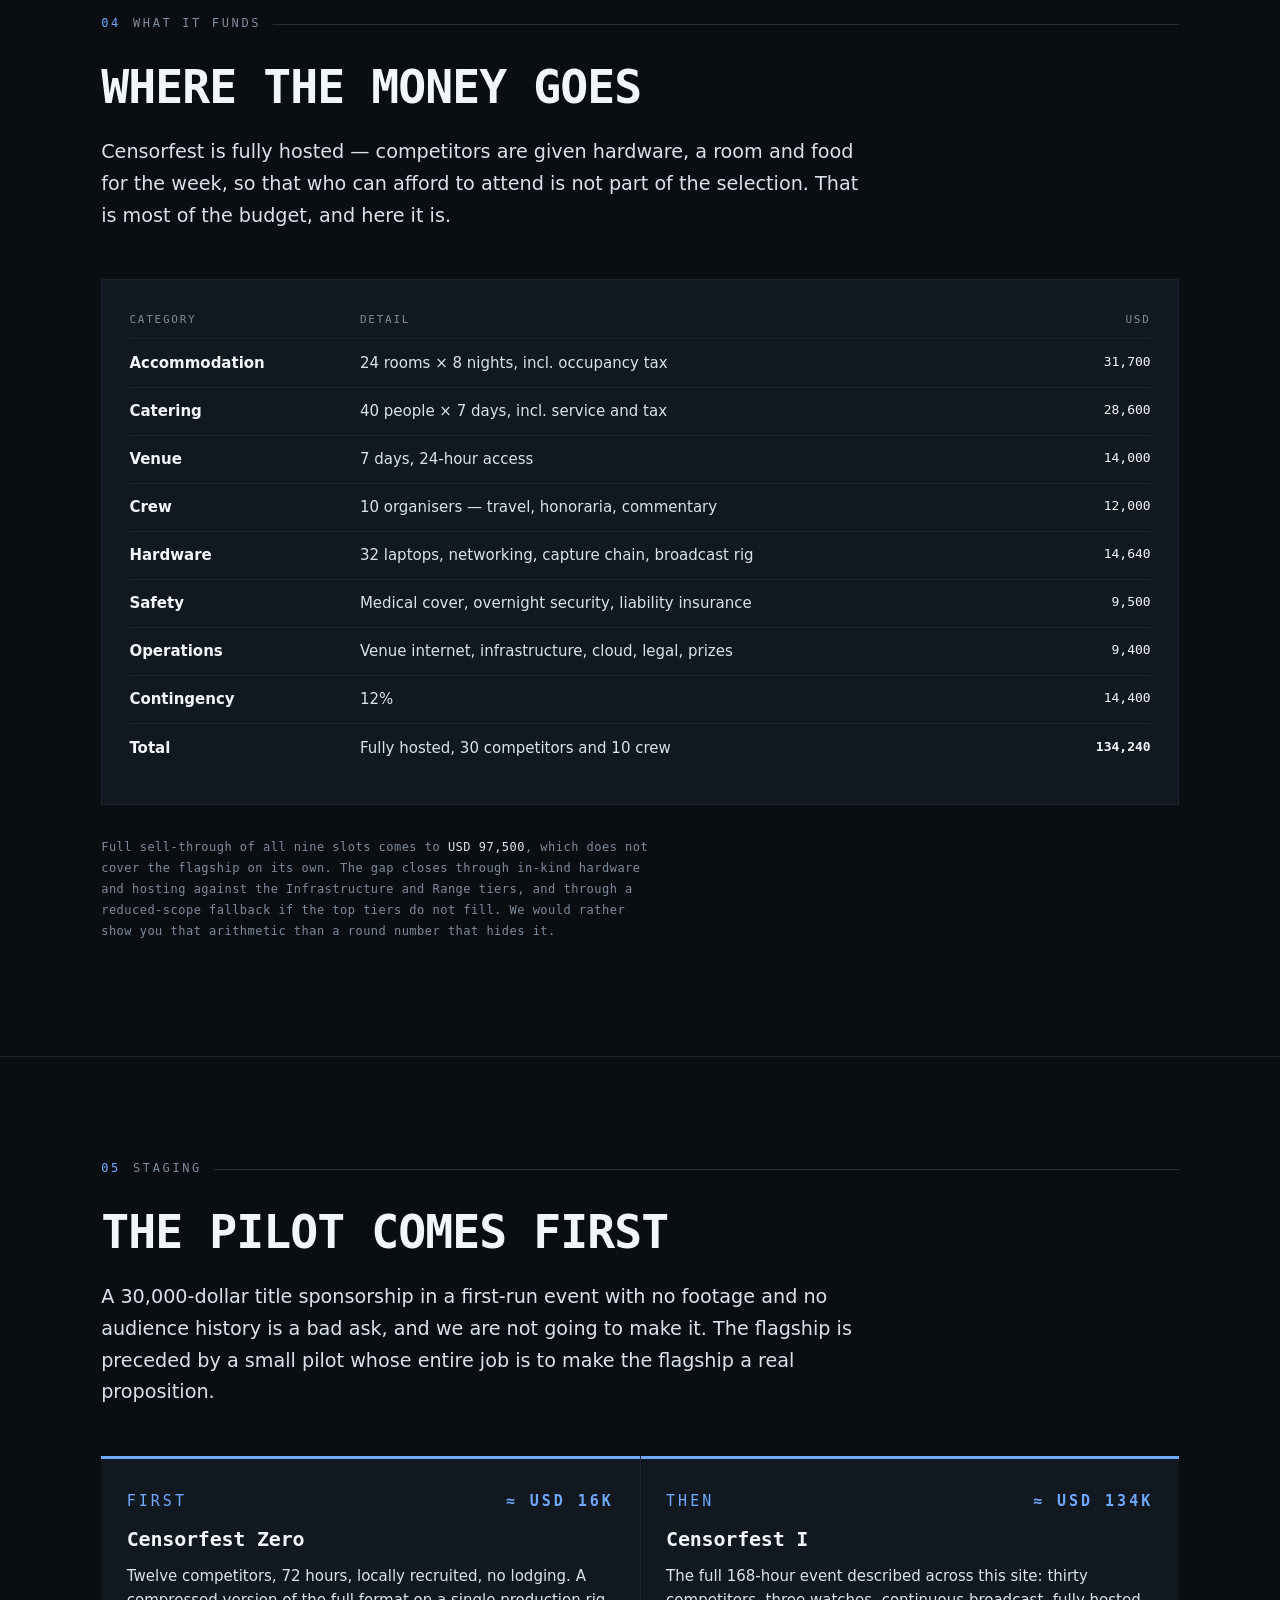
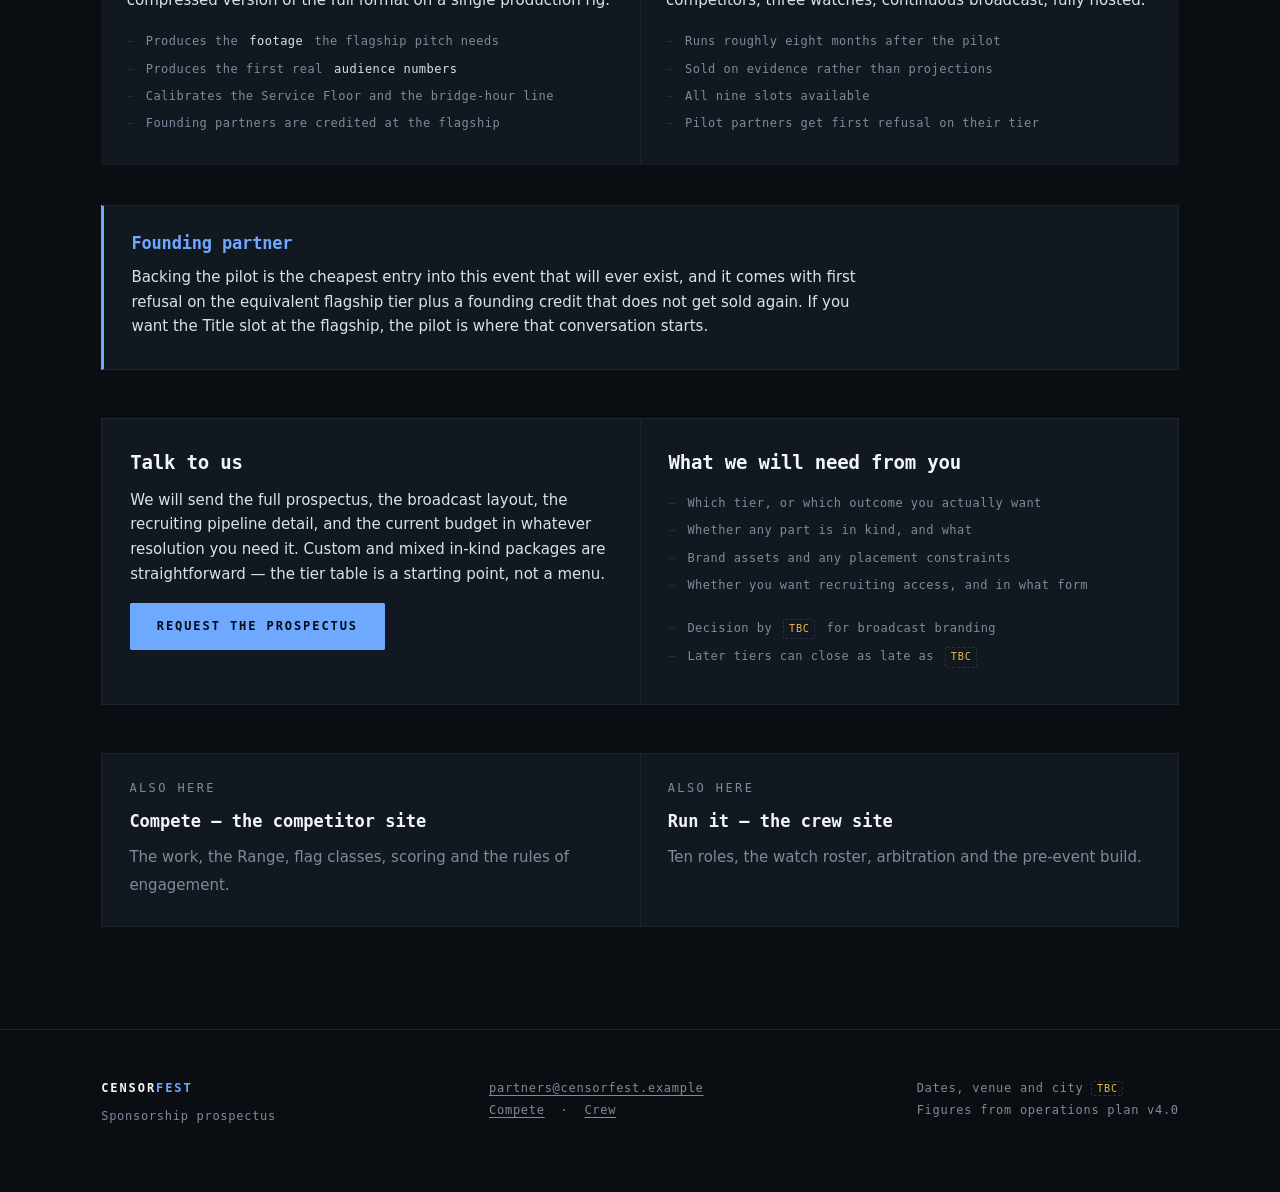
<file: sponsors.html>
<!doctype html>
<html lang="en">
<head>
<meta charset="utf-8">
<meta name="viewport" content="width=device-width, initial-scale=1">
<title>Censorfest — Partner</title>
<meta name="description" content="Sponsorship prospectus: nine slots across six tiers, thirty vetted network and security engineers, and seven days of continuous broadcast.">
<meta name="theme-color" content="#0A0E13">
<meta property="og:title" content="Censorfest — Partner">
<meta property="og:description" content="Sponsorship prospectus: nine slots across six tiers, thirty vetted engineers, seven days of continuous broadcast.">
<meta property="og:type" content="website">
<link rel="icon" href="data:image/svg+xml,%3Csvg xmlns='http://www.w3.org/2000/svg' viewBox='0 0 32 32'%3E%3Crect width='32' height='32' fill='%230A0E13'/%3E%3Crect x='3' y='14' width='13' height='3' fill='%23FF5A36'/%3E%3Crect x='20' y='14' width='9' height='3' fill='%236EA8FF'/%3E%3Crect x='17.5' y='4' width='1' height='24' fill='%236EA8FF'/%3E%3C/svg%3E">
<link rel="stylesheet" href="assets/styles.css">
</head>
<body class="p-sponsor">

<a class="skip" href="#main">Skip to content</a>

<nav class="nav">
  <div class="wrap nav__inner">
    <a class="nav__mark" href="index.html">Censor<span>fest</span></a>
    <ul class="nav__links">
      <li><a href="#what">What it is</a></li>
      <li><a href="#room">The room</a></li>
      <li><a href="#tiers">Tiers</a></li>
      <li><a href="#funds">What it funds</a></li>
      <li><a href="#staging">Staging</a></li>
    </ul>
    <div class="nav__sites">
      <a href="index.html">Compete</a>
      <a href="crew.html">Crew</a>
      <a href="sponsors.html" aria-current="page">Partner</a>
    </div>
  </div>
</nav>

<main id="main">

<!-- ===================== HERO ===================== -->
<header class="hero" id="top">
  <canvas class="hero__canvas" id="flow" aria-hidden="true"></canvas>
  <div class="wrap hero__inner">
    <p class="hero__tag">Sponsorship prospectus <em>&#47;&#47;</em> nine slots, six tiers</p>
    <h1>
      A security team<br>
      <span class="h1__b">with the lid off</span>
    </h1>
    <p class="hero__lede">
      Seven days of continuous broadcast from inside a live defensive
      operation under sustained attack &mdash; including <b>three shift handovers
      a day, on air</b>. It is the part of security work nobody ever gets to
      show, in front of thirty engineers you would like to hire.
    </p>
    <div class="hero__cta">
      <a class="btn btn--primary" href="mailto:partners@censorfest.example">Request the prospectus</a>
      <a class="btn" href="#tiers">See the tiers</a>
    </div>

    <dl class="vitals">
      <div><dt>Broadcast</dt><dd>168 hrs</dd></div>
      <div><dt>In the room</dt><dd>40</dd></div>
      <div><dt>Sponsor slots</dt><dd>9</dd></div>
      <div><dt>Entry tier</dt><dd>1,500</dd></div>
      <div><dt>Dates</dt><dd><span class="tbc">TBC</span></dd></div>
    </dl>
  </div>
</header>

<!-- ===================== WHAT IT IS ===================== -->
<section class="section section--flush" id="what">
  <div class="wrap">
    <p class="eyebrow"><b>01</b> What it is</p>
    <h2>Red team versus blue team, for a week</h2>
    <p class="lede">
      Censorfest is a 168-hour adversarial capture-the-flag event. Six teams of
      three build resilient network infrastructure; twelve defenders hold the
      gateway it all crosses, in three eight-hour watches around the clock.
      Everything is built on infrastructure the organisers own, and the whole
      thing is produced and streamed like a match.
    </p>

    <div class="pull">
      <p>
        The infrastructure runs for 168 hours. The people don&rsquo;t.
        <span>
          Attackers are scored on how long their work survives <em>unattended</em>,
          so the event rewards engineering that holds up overnight rather than
          heroics that photograph well. Rest is mandatory and rostered.
        </span>
      </p>
    </div>

    <div class="cards cards--3" style="margin-top:3rem">
      <article class="card card--blue">
        <h4>It is a training event</h4>
        <p>
          Both sides are doing recognisable professional work: transport
          engineering on one side, detection and incident response on the
          other, under a service-availability constraint that stops defenders
          simply switching things off.
        </p>
      </article>
      <article class="card card--blue">
        <h4>It is a recruiting room</h4>
        <p>
          Thirty engineers, selected by application, observable for seven
          straight days under real pressure. You will learn more about how
          they work than any interview loop will tell you.
        </p>
      </article>
      <article class="card card--blue">
        <h4>It is a broadcast</h4>
        <p>
          Continuous production with commentary, live dashboards and a full
          VOD archive afterwards. Your placement does not end when the week
          does.
        </p>
      </article>
    </div>

    <p class="note" style="margin-top:2rem">
      <strong>Everything is played inside our own range.</strong> All fifteen target
      services are built and hosted by the organisers, the gateway enforces a
      destination allowlist so out-of-scope traffic cannot leave, and no
      third-party system is ever a target. Nothing in this event touches your
      infrastructure, your customers, or anyone else&rsquo;s.
    </p>
  </div>
</section>

<!-- ===================== THE ROOM ===================== -->
<section class="section" id="room">
  <div class="wrap">
    <p class="eyebrow"><b>02</b> The room</p>
    <h2>Who you are reaching</h2>
    <p class="lede">
      A small, deliberately selected audience in the room, and an open one on
      the stream. We would rather tell you exactly what the first is than
      estimate the second.
    </p>

    <div class="grid2">
      <div class="tblock">
        <h3>In the venue</h3>
        <table class="dtable">
          <thead><tr><th>Who</th><th>Count</th></tr></thead>
          <tbody>
            <tr><td>Competitors<small>Selected by application, network and security engineers</small></td><td>30</td></tr>
            <tr><td>Organising crew<small>Range, infrastructure, arbitration, production</small></td><td>10</td></tr>
            <tr><td>Days on site<small>Continuous, 24-hour access</small></td><td>7</td></tr>
            <tr class="pos"><td>Contact hours per competitor<small>Waking hours on the floor across the week</small></td><td>~80</td></tr>
          </tbody>
        </table>
      </div>

      <div class="tblock">
        <h3>On the stream</h3>
        <table class="dtable">
          <thead><tr><th>What</th><th>Detail</th></tr></thead>
          <tbody>
            <tr><td>Broadcast hours<small>Continuous, seven days</small></td><td>168</td></tr>
            <tr><td>Handover segments<small>Three a day, the flagship format moment</small></td><td>21</td></tr>
            <tr><td>Platform<small>Selection in progress</small></td><td><span class="tbc">TBC</span></td></tr>
            <tr><td>Audience figures<small>From the pilot &mdash; see staging below</small></td><td><span class="tbc">TBC</span></td></tr>
            <tr><td>VOD archive<small>Published after the event, indefinite</small></td><td>Yes</td></tr>
          </tbody>
        </table>
      </div>
    </div>

    <p class="note" style="margin-top:2rem">
      <strong>We are not going to quote you a viewership number we cannot stand
      behind.</strong> This is a new event and it has no audience history. The
      pilot exists specifically to produce that figure, and it will be in the
      prospectus the moment it is real. If a first-run event quotes you
      projected reach with a straight face, ask what it is based on.
    </p>

    <div class="headline-rule">
      <h3>The handover is the format&rsquo;s best asset</h3>
      <p>
        Three times a day the outgoing defensive watch briefs the incoming one
        on air: what they saw, what they blocked, what they think is still
        running out there. It is the most under-televised thing in the security
        industry and it is where the sponsorship value concentrates &mdash;
        twenty-one segments across the week, each one a natural, non-intrusive
        place for a partner to sit.
      </p>
    </div>
  </div>
</section>

<!-- ===================== TIERS ===================== -->
<section class="section" id="tiers">
  <div class="wrap">
    <p class="eyebrow"><b>03</b> Tiers</p>
    <h2>Nine slots, six tiers</h2>
    <p class="lede">
      Deliberately more slots at more price points than a single headline
      package, so no one conversation is load-bearing and a partner can enter
      at a level that matches what they actually want out of it.
    </p>

    <div class="tiers">
      <article class="tier tier--title">
        <p class="tier__name"><small>Tier 1</small>Title</p>
        <p>Naming rights, permanent broadcast overlay, first-look recruiting access to every competitor, and a named award at the close.</p>
        <p class="tier__slots">1 slot</p>
        <p class="tier__price">USD 30,000</p>
      </article>
      <article class="tier">
        <p class="tier__name"><small>Tier 2</small>Infrastructure</p>
        <p>Gateway and competitor station branding, a technical segment on the broadcast, and the option to take part of the tier in hardware or cloud credit.</p>
        <p class="tier__slots">2 slots</p>
        <p class="tier__price">USD 12,000</p>
      </article>
      <article class="tier">
        <p class="tier__name"><small>Tier 3</small>The Range</p>
        <p>The entire target environment carries your name for the week, plus a Range architecture segment walking through how it was built.</p>
        <p class="tier__slots">1 slot</p>
        <p class="tier__price">USD 8,000</p>
      </article>
      <article class="tier">
        <p class="tier__name"><small>Tier 4</small>Watch</p>
        <p>Name one of the three defensive watches &mdash; Dawn, Day or Night &mdash; and take its seven live handover segments across the week.</p>
        <p class="tier__slots">3 slots</p>
        <p class="tier__price">USD 6,000</p>
      </article>
      <article class="tier">
        <p class="tier__name"><small>Tier 5</small>Logistics</p>
        <p>Catering and the midnight Fuel Drop rounds, with on-site and on-stream presence at every one of them.</p>
        <p class="tier__slots">2 slots</p>
        <p class="tier__price">USD 5,000</p>
      </article>
      <article class="tier">
        <p class="tier__name"><small>Tier 6</small>Community</p>
        <p>Competitor shirt branding, welcome-bag inserts, logo on the event site and in the closing credits.</p>
        <p class="tier__slots">Open</p>
        <p class="tier__price">USD 1,500&ndash;2,500</p>
      </article>
    </div>

    <div class="headline-rule">
      <h3>In-kind is genuinely welcome</h3>
      <p>
        The Infrastructure and Range tiers are designed to be taken partly or
        wholly in kind &mdash; laptops, switching, appliances, cloud credit,
        transit. Hardware is the single largest capital line in the event and
        an in-kind partner solves a real problem rather than adding a logo to
        one. Talk to us about a mixed package.
      </p>
    </div>
  </div>
</section>

<!-- ===================== WHAT IT FUNDS ===================== -->
<section class="section" id="funds">
  <div class="wrap">
    <p class="eyebrow"><b>04</b> What it funds</p>
    <h2>Where the money goes</h2>
    <p class="lede">
      Censorfest is fully hosted &mdash; competitors are given hardware, a room
      and food for the week, so that who can afford to attend is not part of
      the selection. That is most of the budget, and here it is.
    </p>

    <div class="tblock" style="border:1px solid var(--line-soft); margin-top:3rem">
      <table class="dtable dtable--wide">
        <thead><tr><th>Category</th><th>Detail</th><th>USD</th></tr></thead>
        <tbody>
          <tr><td><b>Accommodation</b></td><td>24 rooms &times; 8 nights, incl. occupancy tax</td><td>31,700</td></tr>
          <tr><td><b>Catering</b></td><td>40 people &times; 7 days, incl. service and tax</td><td>28,600</td></tr>
          <tr><td><b>Venue</b></td><td>7 days, 24-hour access</td><td>14,000</td></tr>
          <tr><td><b>Crew</b></td><td>10 organisers &mdash; travel, honoraria, commentary</td><td>12,000</td></tr>
          <tr><td><b>Hardware</b></td><td>32 laptops, networking, capture chain, broadcast rig</td><td>14,640</td></tr>
          <tr><td><b>Safety</b></td><td>Medical cover, overnight security, liability insurance</td><td>9,500</td></tr>
          <tr><td><b>Operations</b></td><td>Venue internet, infrastructure, cloud, legal, prizes</td><td>9,400</td></tr>
          <tr><td><b>Contingency</b></td><td>12%</td><td>14,400</td></tr>
          <tr class="pos"><td><b>Total</b></td><td>Fully hosted, 30 competitors and 10 crew</td><td><b>134,240</b></td></tr>
        </tbody>
      </table>
    </div>

    <p class="note" style="margin-top:2rem">
      Full sell-through of all nine slots comes to <strong>USD 97,500</strong>, which
      does not cover the flagship on its own. The gap closes through in-kind
      hardware and hosting against the Infrastructure and Range tiers, and
      through a reduced-scope fallback if the top tiers do not fill. We would
      rather show you that arithmetic than a round number that hides it.
    </p>
  </div>
</section>

<!-- ===================== STAGING ===================== -->
<section class="section" id="staging">
  <div class="wrap">
    <p class="eyebrow"><b>05</b> Staging</p>
    <h2>The pilot comes first</h2>
    <p class="lede">
      A 30,000-dollar title sponsorship in a first-run event with no footage
      and no audience history is a bad ask, and we are not going to make it.
      The flagship is preceded by a small pilot whose entire job is to make the
      flagship a real proposition.
    </p>

    <div class="cards cards--2">
      <article class="card card--blue">
        <p class="card__id"><span>First</span> <b>≈ USD 16k</b></p>
        <h3>Censorfest Zero</h3>
        <p>
          Twelve competitors, 72 hours, locally recruited, no lodging. A
          compressed version of the full format on a single production rig.
        </p>
        <ul class="spec">
          <li>Produces the <b>footage</b> the flagship pitch needs</li>
          <li>Produces the first real <b>audience numbers</b></li>
          <li>Calibrates the Service Floor and the bridge-hour line</li>
          <li>Founding partners are credited at the flagship</li>
        </ul>
      </article>
      <article class="card card--blue">
        <p class="card__id"><span>Then</span> <b>≈ USD 134k</b></p>
        <h3>Censorfest I</h3>
        <p>
          The full 168-hour event described across this site: thirty
          competitors, three watches, continuous broadcast, fully hosted.
        </p>
        <ul class="spec">
          <li>Runs roughly eight months after the pilot</li>
          <li>Sold on evidence rather than projections</li>
          <li>All nine slots available</li>
          <li>Pilot partners get first refusal on their tier</li>
        </ul>
      </article>
    </div>

    <div class="headline-rule">
      <h3>Founding partner</h3>
      <p>
        Backing the pilot is the cheapest entry into this event that will ever
        exist, and it comes with first refusal on the equivalent flagship tier
        plus a founding credit that does not get sold again. If you want the
        Title slot at the flagship, the pilot is where that conversation
        starts.
      </p>
    </div>

    <div class="split">
      <div>
        <h3>Talk to us</h3>
        <p>
          We will send the full prospectus, the broadcast layout, the
          recruiting pipeline detail, and the current budget in whatever
          resolution you need it. Custom and mixed in-kind packages are
          straightforward &mdash; the tier table is a starting point, not a menu.
        </p>
        <a class="btn btn--primary" href="mailto:partners@censorfest.example">Request the prospectus</a>
      </div>
      <div>
        <h3>What we will need from you</h3>
        <ul class="spec">
          <li>Which tier, or which outcome you actually want</li>
          <li>Whether any part is in kind, and what</li>
          <li>Brand assets and any placement constraints</li>
          <li>Whether you want recruiting access, and in what form</li>
        </ul>
        <ul class="spec" style="margin-top:1.5rem">
          <li>Decision by <span class="tbc">TBC</span> for broadcast branding</li>
          <li>Later tiers can close as late as <span class="tbc">TBC</span></li>
        </ul>
      </div>
    </div>

    <div class="elsewhere">
      <a href="index.html">
        <span>Also here</span>
        <strong>Compete &mdash; the competitor site</strong>
        <em>The work, the Range, flag classes, scoring and the rules of engagement.</em>
      </a>
      <a href="crew.html">
        <span>Also here</span>
        <strong>Run it &mdash; the crew site</strong>
        <em>Ten roles, the watch roster, arbitration and the pre-event build.</em>
      </a>
    </div>
  </div>
</section>

</main>

<footer class="foot">
  <div class="wrap foot__row">
    <div>
      <p class="foot__mark" style="margin:0">Censor<span>fest</span></p>
      <p style="margin:0.4rem 0 0">Sponsorship prospectus</p>
    </div>
    <div>
      <p style="margin:0">
        <a href="mailto:partners@censorfest.example">partners@censorfest.example</a><br>
        <a href="index.html">Compete</a> &nbsp;&middot;&nbsp; <a href="crew.html">Crew</a>
      </p>
    </div>
    <div>
      <p style="margin:0">
        Dates, venue and city <span class="tbc">TBC</span><br>
        Figures from operations plan v4.0
      </p>
    </div>
  </div>
</footer>

<script src="assets/site.js"></script>
</body>
</html>
</file>
<file: assets/styles.css>
/* ==========================================================================
   Censorfest — "Signal & Interference"

   Identity derives from the event's structure: two opposed forces separated
   by an inspection layer. Red pushes from one side, Blue from the other, and
   across the week the space between them closes.

   THREE AUDIENCES, THREE PAGES. Each page takes one of the three faction
   colours as its --accent, so the system stretches across the site instead
   of splintering into three unrelated designs:

       index.html    Compete   red      (offense energy, the apply page)
       crew.html     Crew      amber    (the White Team's own colour)
       sponsors.html Partner   blue     (the composed register a prospectus wants)

   Deliberate single-theme design — a nocturnal 24/7 broadcast brand, so the
   page commits to one dark visual world rather than flipping to light. Every
   colour is painted explicitly from a token, so the page holds on any host
   background.

   NOTE ON THE CASCADE: no global max-width on <p>. Measure is applied through
   .prose / .lede only, so flex and grid children can't inherit a width cap
   that silently wraps them.
   ========================================================================== */

:root {
  /* Ground + surfaces: blue-slate, not neutral black */
  --ground:     #0A0E13;
  --surface:    #121820;
  --surface-2:  #1A222D;
  --line:       #263140;
  --line-soft:  #1B2430;

  /* Neutrals biased cool, toward the ground */
  --muted:      #7D8B9C;
  --text:       #D9E2EC;
  --bright:     #F2F6FA;

  /* The two opposed forces, the arbiter, and a status green */
  --red:        #FF5A36;
  --blue:       #6EA8FF;
  --amber:      #E9B949;
  --good:       #55C08A;

  /* Per-page accent. Default is the Compete page, so no flash on load. */
  --accent:     var(--red);
  --accent-ink: #140602;

  --mono: ui-monospace, "SF Mono", SFMono-Regular, Menlo, Consolas,
          "DejaVu Sans Mono", "Liberation Mono", monospace;
  --sans: system-ui, -apple-system, "Segoe UI", Roboto, "Helvetica Neue",
          Arial, sans-serif;

  --t-mega: clamp(2.5rem, 7.8vw, 6rem);
  --t-xl:   clamp(1.85rem, 4vw, 2.9rem);
  --t-lg:   clamp(1.3rem, 2.5vw, 1.7rem);
  --t-md:   1.0625rem;
  --t-sm:   0.9375rem;
  --t-xs:   0.75rem;

  --measure: 63ch;
  --gutter: clamp(1.25rem, 4vw, 3.5rem);
  --maxw: 1180px;
}

body.p-crew    { --accent: var(--amber); --accent-ink: #16110A; }
body.p-sponsor { --accent: var(--blue);  --accent-ink: #050C18; }

*, *::before, *::after { box-sizing: border-box; }

html { -webkit-text-size-adjust: 100%; scroll-behavior: smooth; }
@media (prefers-reduced-motion: reduce) {
  html { scroll-behavior: auto; }
  *, *::before, *::after {
    animation-duration: 0.001ms !important;
    animation-iteration-count: 1 !important;
    transition-duration: 0.001ms !important;
  }
}

body {
  margin: 0;
  background: var(--ground);
  color: var(--text);
  font-family: var(--sans);
  font-size: var(--t-md);
  line-height: 1.65;
  overflow-x: hidden;
}

a { color: var(--accent); text-decoration-thickness: 1px; text-underline-offset: 3px; }
a:hover { color: var(--bright); }

:focus-visible { outline: 2px solid var(--accent); outline-offset: 3px; border-radius: 1px; }

img, canvas { max-width: 100%; display: block; }

.skip {
  position: absolute; left: -9999px; top: 0; z-index: 100;
  background: var(--accent); color: var(--accent-ink);
  padding: 0.6rem 1rem; font-family: var(--mono); font-size: var(--t-xs);
}
.skip:focus { left: 0; }

/* --------------------------------------------------------------------------
   Shell
   -------------------------------------------------------------------------- */

.wrap { width: 100%; max-width: var(--maxw); margin-inline: auto; padding-inline: var(--gutter); }

.section { padding-block: clamp(3.5rem, 8vw, 6.5rem); border-top: 1px solid var(--line-soft); }
.section--flush { border-top: 0; }

/* Keep the sticky nav from covering a heading you just jumped to. */
[id] { scroll-margin-top: 78px; }

.eyebrow {
  font-family: var(--mono);
  font-size: var(--t-xs);
  letter-spacing: 0.22em;
  text-transform: uppercase;
  color: var(--muted);
  display: flex; align-items: center; gap: 0.75rem;
  margin: 0 0 1.75rem;
}
.eyebrow::after { content: ""; flex: 1; height: 1px; background: var(--line); }
.eyebrow b { color: var(--accent); font-weight: 400; }

h1, h2, h3, h4 { text-wrap: balance; margin: 0; }

h2 {
  font-family: var(--mono);
  font-size: var(--t-xl);
  font-weight: 600;
  letter-spacing: -0.02em;
  line-height: 1.08;
  color: var(--bright);
  text-transform: uppercase;
}

h3 {
  font-family: var(--mono);
  font-size: var(--t-lg);
  font-weight: 600;
  letter-spacing: -0.01em;
  line-height: 1.2;
  color: var(--bright);
}

.lede {
  max-width: var(--measure);
  font-size: clamp(1.0625rem, 1.55vw, 1.2rem);
  color: var(--text);
  margin: 1.5rem 0 0;
}
.prose { max-width: var(--measure); }
.prose + .prose { margin-top: 1.25rem; }

.note {
  font-family: var(--mono);
  font-size: var(--t-xs);
  letter-spacing: 0.04em;
  color: var(--muted);
  line-height: 1.75;
  max-width: 76ch;
}
.note strong { color: var(--text); font-weight: 500; }

/* Anything the plan has not decided is marked, never invented. */
.tbc {
  font-family: var(--mono);
  font-size: 0.85em;
  letter-spacing: 0.08em;
  color: var(--amber);
  border: 1px dashed var(--line);
  padding: 0.1em 0.45em;
  border-radius: 2px;
  white-space: nowrap;
}

/* --------------------------------------------------------------------------
   Nav — mark, section links for this page, audience switcher
   -------------------------------------------------------------------------- */

.nav {
  position: sticky; top: 0; z-index: 50;
  background: color-mix(in srgb, var(--ground) 90%, transparent);
  backdrop-filter: blur(10px);
  border-bottom: 1px solid var(--line-soft);
}
.nav__inner { display: flex; align-items: center; gap: 1.25rem; min-height: 62px; }
.nav__mark {
  font-family: var(--mono); font-size: 0.9375rem; font-weight: 600;
  letter-spacing: 0.16em; text-transform: uppercase;
  color: var(--bright); text-decoration: none; white-space: nowrap;
}
.nav__mark span { color: var(--accent); }

.nav__links { display: flex; gap: 1.25rem; margin-left: auto; list-style: none; padding: 0; margin-block: 0; }
.nav__links a {
  font-family: var(--mono); font-size: var(--t-xs); letter-spacing: 0.13em;
  text-transform: uppercase; color: var(--muted); text-decoration: none;
}
.nav__links a:hover { color: var(--bright); }
@media (max-width: 1180px) { .nav__links { display: none; } }

/* Audience switcher — the three sites */
.nav__sites {
  display: flex; gap: 1px; margin-left: auto;
  background: var(--line-soft); border: 1px solid var(--line-soft);
  border-radius: 3px; overflow: hidden; flex: none;
}
.nav__links + .nav__sites { margin-left: 1.25rem; }
.nav__sites a {
  font-family: var(--mono); font-size: 0.6875rem; letter-spacing: 0.14em;
  text-transform: uppercase; text-decoration: none;
  color: var(--muted); background: var(--ground);
  padding: 0.5rem 0.85rem; white-space: nowrap;
  transition: color 0.15s ease, background 0.15s ease;
}
.nav__sites a:hover { color: var(--bright); background: var(--surface); }
.nav__sites a[aria-current="page"] { color: var(--accent-ink); background: var(--accent); font-weight: 600; }

/* The switcher stays visible at every width — it is how you reach the other
   two sites — so it gets tighter rather than hiding. */
@media (max-width: 560px) {
  .nav__inner { gap: 0.75rem; }
  .nav__mark { font-size: 0.8125rem; letter-spacing: 0.1em; }
  .nav__sites a { font-size: 0.625rem; letter-spacing: 0.08em; padding: 0.45rem 0.55rem; }
}
@media (max-width: 380px) {
  .nav__mark { font-size: 0.75rem; letter-spacing: 0.06em; }
  .nav__sites a { padding: 0.45rem 0.45rem; }
}

/* --------------------------------------------------------------------------
   Hero
   -------------------------------------------------------------------------- */

.hero {
  position: relative;
  padding-block: clamp(3.5rem, 9.5vw, 7rem) clamp(3rem, 7vw, 5rem);
  overflow: hidden;
  border-bottom: 1px solid var(--line-soft);
}
/* Traffic thins behind the headline and runs at full strength in the open
   right-hand field, where it meets the inspection line. Stops the packets
   reading as strikethrough across the type. */
.hero__canvas {
  position: absolute; inset: 0; width: 100%; height: 100%;
  opacity: 0.55; pointer-events: none;
  -webkit-mask-image: linear-gradient(to right, transparent 0%, rgba(0,0,0,0.08) 34%, rgba(0,0,0,0.5) 48%, #000 62%);
  mask-image: linear-gradient(to right, transparent 0%, rgba(0,0,0,0.08) 34%, rgba(0,0,0,0.5) 48%, #000 62%);
}
.hero__inner { position: relative; }

.hero__tag {
  font-family: var(--mono); font-size: var(--t-xs); letter-spacing: 0.24em;
  text-transform: uppercase; color: var(--muted); margin: 0 0 1.5rem;
}
.hero__tag em { font-style: normal; color: var(--accent); }

h1 {
  font-family: var(--mono);
  font-size: var(--t-mega);
  font-weight: 700;
  line-height: 0.92;
  letter-spacing: -0.045em;
  text-transform: uppercase;
  color: var(--bright);
}
h1 .h1__b { display: block; color: var(--muted); }

.hero__lede { max-width: 56ch; font-size: clamp(1.0625rem, 1.75vw, 1.24rem); margin: 1.75rem 0 0; }
.hero__lede b { color: var(--bright); font-weight: 600; }

.hero__cta { display: flex; flex-wrap: wrap; gap: 0.875rem; margin-top: 2.5rem; }

.btn {
  font-family: var(--mono); font-size: var(--t-xs); letter-spacing: 0.16em;
  text-transform: uppercase; padding: 0.95rem 1.6rem;
  border: 1px solid var(--line); background: transparent; color: var(--text);
  text-decoration: none; border-radius: 2px;
  transition: background 0.18s ease, border-color 0.18s ease, color 0.18s ease;
}
.btn:hover { border-color: var(--muted); color: var(--bright); background: var(--surface); }
.btn--primary {
  background: var(--accent); border-color: var(--accent);
  color: var(--accent-ink); font-weight: 600;
}
.btn--primary:hover { filter: brightness(1.12); color: var(--accent-ink); }

.vitals {
  display: grid; grid-template-columns: repeat(auto-fit, minmax(148px, 1fr));
  gap: 1px; margin-top: clamp(2.5rem, 6vw, 4rem);
  background: var(--line-soft); border: 1px solid var(--line-soft);
}
.vitals div { background: var(--ground); padding: 1.3rem 1.35rem; }
.vitals dt {
  font-family: var(--mono); font-size: var(--t-xs); letter-spacing: 0.18em;
  text-transform: uppercase; color: var(--muted); margin: 0 0 0.5rem;
}
.vitals dd {
  font-family: var(--mono); font-size: 1.6rem; font-weight: 600;
  letter-spacing: -0.03em; color: var(--bright); margin: 0;
  font-variant-numeric: tabular-nums;
}

/* --------------------------------------------------------------------------
   Pull statement
   -------------------------------------------------------------------------- */

.pull {
  margin: 3rem 0 0;
  border-left: 3px solid var(--accent);
  padding: 0.35rem 0 0.35rem 1.75rem;
  max-width: 58ch;
}
.pull p {
  margin: 0;
  font-family: var(--mono);
  font-size: clamp(1.125rem, 2.1vw, 1.45rem);
  font-weight: 600; line-height: 1.3; letter-spacing: -0.02em;
  color: var(--bright);
}
.pull span {
  display: block; margin-top: 0.75rem; font-family: var(--sans);
  font-size: var(--t-sm); font-weight: 400; letter-spacing: 0;
  color: var(--muted); line-height: 1.6;
}

/* --------------------------------------------------------------------------
   Card grids — factions, roles, VLANs, care, kit
   -------------------------------------------------------------------------- */

.cards { display: grid; gap: 1px; background: var(--line-soft); margin-top: 3rem; }
.cards--2 { grid-template-columns: 1fr; }
.cards--3 { grid-template-columns: 1fr; }
.cards--4 { grid-template-columns: 1fr; }
@media (min-width: 760px) {
  .cards--2 { grid-template-columns: repeat(2, 1fr); }
  .cards--4 { grid-template-columns: repeat(2, 1fr); }
}
@media (min-width: 920px) {
  .cards--3 { grid-template-columns: repeat(3, 1fr); }
}
@media (min-width: 1040px) {
  .cards--4 { grid-template-columns: repeat(4, 1fr); }
}

.card {
  background: var(--surface); padding: 1.9rem 1.6rem 2rem;
  border-top: 3px solid var(--line);
  display: flex; flex-direction: column; gap: 0.8rem;
}
.card--red   { border-top-color: var(--red); }
.card--blue  { border-top-color: var(--blue); }
.card--amber { border-top-color: var(--amber); }
.card--good  { border-top-color: var(--good); }

.card__id {
  font-family: var(--mono); font-size: var(--t-xs); letter-spacing: 0.2em;
  text-transform: uppercase; color: var(--muted);
  display: flex; justify-content: space-between; gap: 1rem; margin: 0;
}
.card--red   .card__id { color: var(--red); }
.card--blue  .card__id { color: var(--blue); }
.card--amber .card__id { color: var(--amber); }
.card--good  .card__id { color: var(--good); }
.card__id b { font-weight: 600; font-variant-numeric: tabular-nums; }

.card h3 { font-size: 1.25rem; }
.card h4 {
  font-family: var(--mono); font-size: 0.9375rem; font-weight: 600;
  color: var(--bright);
}
.card p { margin: 0; font-size: var(--t-sm); color: var(--text); }
.card--quiet p { color: var(--muted); }

.card__meta {
  margin-top: auto; padding-top: 1.2rem; border-top: 1px solid var(--line-soft);
  font-family: var(--mono); font-size: var(--t-xs); letter-spacing: 0.05em;
  color: var(--muted); display: grid; gap: 0.5rem;
}
.card__meta b { color: var(--text); font-weight: 500; }

/* Watch rota block, used inside cards */
.watches { display: grid; gap: 1px; background: var(--line-soft); margin-top: 0.35rem; }
.watches div {
  background: var(--surface-2); padding: 0.5rem 0.7rem;
  display: flex; justify-content: space-between; gap: 1rem;
  font-family: var(--mono); font-size: var(--t-xs); color: var(--muted);
  font-variant-numeric: tabular-nums;
}
.watches b { color: var(--blue); font-weight: 500; }

/* Bulleted technical list */
.spec {
  list-style: none; padding: 0; margin: 1.3rem 0 0;
  display: grid; gap: 0.5rem;
  font-family: var(--mono); font-size: var(--t-xs); letter-spacing: 0.04em;
  color: var(--muted); line-height: 1.6;
}
.spec li { display: flex; gap: 0.7rem; }
.spec li::before { content: "—"; color: var(--line); flex: none; }
.spec b { color: var(--text); font-weight: 500; }
.card .spec { margin-top: 0.4rem; }

/* --------------------------------------------------------------------------
   The Week — two-sided converging ladder.
   Blue's capability descends from the top, Red's bridge slots rise from the
   bottom, and the contested gap between them closes across the seven days.
   Both --b and --r are real values from the operations plan.
   -------------------------------------------------------------------------- */

.ladder { margin-top: 3rem; border: 1px solid var(--line-soft); background: var(--surface); overflow-x: auto; }
.ladder__grid {
  display: grid;
  grid-template-columns: repeat(7, minmax(150px, 1fr));
  grid-template-rows: auto auto auto auto;
  min-width: 1050px;
}

/* Subgrid puts all seven columns on shared row lines, so every chart starts
   at the same height regardless of how long that day's copy runs. Without
   this the bars can't be compared across columns, which is the whole job. */
.day {
  border-right: 1px solid var(--line-soft);
  display: grid; grid-template-rows: subgrid; grid-row: span 4;
}
.day:last-child { border-right: 0; }

.day__head { padding: 1.1rem 1.05rem 0.9rem; }
.day__n {
  font-family: var(--mono); font-size: var(--t-xs); letter-spacing: 0.18em;
  text-transform: uppercase; color: var(--muted); display: block;
}
.day__title {
  font-family: var(--mono); font-size: 0.875rem; font-weight: 600; line-height: 1.3;
  color: var(--bright); margin-top: 0.35rem; display: block;
}

.day__unlock { padding: 0 1.05rem 0.9rem; font-size: 0.75rem; line-height: 1.45; color: var(--muted); }
.day__unlock b {
  display: block; font-family: var(--mono); font-size: 0.6875rem;
  letter-spacing: 0.16em; text-transform: uppercase; font-weight: 500;
  margin-bottom: 0.3rem;
}
.day__unlock--blue b { color: var(--blue); }
.day__unlock--red  b { color: var(--red); }

.day__chart {
  height: 168px; position: relative;
  border-block: 1px solid var(--line-soft);
  background: repeating-linear-gradient(to top, transparent 0 27px, var(--line-soft) 27px 28px);
}
.day__b, .day__r {
  position: absolute; left: 0; right: 0;
  display: flex; align-items: center; justify-content: center;
  font-family: var(--mono); font-size: 0.625rem; letter-spacing: 0.12em;
  text-transform: uppercase; font-variant-numeric: tabular-nums;
}
.day__b {
  top: 0; height: var(--b);
  background: linear-gradient(to bottom,
    color-mix(in srgb, var(--blue) 34%, transparent),
    color-mix(in srgb, var(--blue) 10%, transparent));
  border-bottom: 2px solid var(--blue); color: var(--blue);
}
.day__r {
  bottom: 0; height: var(--r);
  background: linear-gradient(to top,
    color-mix(in srgb, var(--red) 32%, transparent),
    color-mix(in srgb, var(--red) 9%, transparent));
  border-top: 2px solid var(--red); color: var(--red);
}
.day__gap {
  position: absolute; left: 0; right: 0; top: var(--b); bottom: var(--r);
  display: flex; align-items: center; justify-content: center;
  font-family: var(--mono); font-size: 0.625rem; letter-spacing: 0.14em;
  text-transform: uppercase; color: #3D4B5C;
}
.day--chaos .day__gap { color: var(--amber); }
.day--chaos .day__b {
  background: repeating-linear-gradient(-45deg,
    color-mix(in srgb, var(--amber) 20%, transparent) 0 7px, transparent 7px 14px);
  border-bottom-color: var(--amber); color: var(--amber);
}

.ladder__key {
  display: flex; flex-wrap: wrap; gap: 1.5rem;
  max-width: none;                    /* not subject to the prose measure */
  margin: 1rem 0 0;
  font-family: var(--mono); font-size: var(--t-xs); letter-spacing: 0.08em;
  color: var(--muted);
}
.ladder__key i { font-style: normal; display: inline-flex; align-items: center; gap: 0.5rem; }
.ladder__key i::before { content: ""; width: 22px; height: 3px; background: currentColor; }
.key--blue { color: var(--blue); }
.key--red  { color: var(--red); }
.key--gap  { color: #3D4B5C; }

/* --------------------------------------------------------------------------
   Data tables — scoring, flag categories, roster, budget
   -------------------------------------------------------------------------- */

.tblock { background: var(--surface); padding: 1.9rem 1.7rem 2rem; }
.tblock__id {
  font-family: var(--mono); font-size: var(--t-xs); letter-spacing: 0.2em;
  text-transform: uppercase; margin: 0 0 0.7rem; color: var(--muted);
}
.tblock--red  .tblock__id { color: var(--red); }
.tblock--blue .tblock__id { color: var(--blue); }
.tblock h3 { font-size: 1.1875rem; margin-bottom: 1.25rem; }

.dtable { width: 100%; border-collapse: collapse; font-size: var(--t-sm); }
.dtable th {
  text-align: left; font-family: var(--mono); font-size: 0.6875rem;
  letter-spacing: 0.16em; text-transform: uppercase; font-weight: 400;
  color: var(--muted); padding: 0 0 0.6rem; border-bottom: 1px solid var(--line-soft);
}
.dtable th:last-child, .dtable td:last-child { text-align: right; }
.dtable td { padding: 0.7rem 0; border-bottom: 1px solid var(--line-soft); vertical-align: top; }
.dtable tr:last-child td { border-bottom: 0; }
.dtable td:last-child {
  white-space: nowrap; padding-left: 1rem;
  font-family: var(--mono); font-size: 0.8125rem;
  font-variant-numeric: tabular-nums; color: var(--bright);
}
.dtable td small { display: block; color: var(--muted); font-size: 0.8125rem; line-height: 1.45; }
.dtable td b { font-weight: 600; color: var(--bright); }
/* The modifier sits on the row, so reach the value cell through it. */
.dtable tr.pos td:last-child { color: var(--good); }
.dtable tr.neg td:last-child { color: var(--red); }
/* Wide variant: three columns, value column not forced right */
.dtable--wide td:nth-child(2), .dtable--wide th:nth-child(2) { text-align: left; }

.grid2 { display: grid; gap: 1px; background: var(--line-soft); margin-top: 3rem;
         border: 1px solid var(--line-soft); }
@media (min-width: 880px) { .grid2 { grid-template-columns: 1fr 1fr; } }

.headline-rule {
  margin-top: 2.5rem; border: 1px solid var(--line-soft);
  border-left: 3px solid var(--accent);
  background: var(--surface); padding: 1.7rem 1.7rem 1.85rem;
}
.headline-rule h3 { font-size: 1.0625rem; color: var(--accent); margin-bottom: 0.7rem; }
.headline-rule p { margin: 0; font-size: var(--t-sm); max-width: 78ch; }
.headline-rule p + p { margin-top: 0.9rem; }
.headline-rule--amber { border-left-color: var(--amber); }
.headline-rule--amber h3 { color: var(--amber); }

/* --------------------------------------------------------------------------
   Sample day — a timed run of shifts, used on Compete and Crew
   -------------------------------------------------------------------------- */

.daybook { margin-top: 1.4rem; display: grid; gap: 1px; background: var(--line-soft);
           border: 1px solid var(--line-soft); }
.daybook div {
  background: var(--surface); padding: 0.85rem 1.1rem;
  display: grid; gap: 0.2rem 1.25rem; align-items: baseline;
}
@media (min-width: 620px) { .daybook div { grid-template-columns: 6.5rem 1fr; } }
.daybook time {
  font-family: var(--mono); font-size: var(--t-xs); letter-spacing: 0.1em;
  color: var(--accent); font-variant-numeric: tabular-nums;
}
.daybook p { margin: 0; font-size: var(--t-sm); color: var(--muted); }
.daybook--blue time { color: var(--blue); }
.daybook--red  time { color: var(--red); }

/* --------------------------------------------------------------------------
   Sponsorship tiers
   -------------------------------------------------------------------------- */

.tiers { display: grid; gap: 1px; background: var(--line-soft); margin-top: 3rem;
         border: 1px solid var(--line-soft); }
.tier { background: var(--surface); display: grid; gap: 0.5rem 2rem;
        padding: 1.5rem 1.7rem; align-items: baseline; }
@media (min-width: 820px) {
  .tier { grid-template-columns: minmax(175px, 0.9fr) minmax(0, 2fr) auto auto; }
}
.tier__name {
  font-family: var(--mono); font-size: 0.9375rem; font-weight: 600;
  letter-spacing: 0.06em; text-transform: uppercase; color: var(--bright); margin: 0;
}
.tier__name small {
  display: block; font-weight: 400; font-size: var(--t-xs);
  letter-spacing: 0.18em; color: var(--muted); margin-bottom: 0.3rem;
}
.tier p { margin: 0; font-size: var(--t-sm); color: var(--muted); }
.tier__slots {
  font-family: var(--mono); font-size: var(--t-xs); letter-spacing: 0.12em;
  text-transform: uppercase; color: var(--muted); white-space: nowrap;
}
.tier__price {
  font-family: var(--mono); font-size: 1.1875rem; font-weight: 600;
  color: var(--amber); font-variant-numeric: tabular-nums;
  white-space: nowrap; text-align: right;
}
.tier--title { background: var(--surface-2); }
.tier--title .tier__price { font-size: 1.4375rem; }

/* --------------------------------------------------------------------------
   Split panels + FAQ
   -------------------------------------------------------------------------- */

.split { display: grid; gap: 3rem; margin-top: 3rem; }
@media (min-width: 880px) {
  .split { grid-template-columns: 1fr 1fr; gap: 1px;
           background: var(--line-soft); border: 1px solid var(--line-soft); }
}
.split > div { background: var(--surface); padding: 2rem 1.75rem 2.25rem; }
.split h3 { font-size: 1.1875rem; margin-bottom: 0.875rem; }
.split p { font-size: var(--t-sm); margin: 0 0 1.5rem; }

.faq { margin-top: 3rem; display: grid; gap: 1px; background: var(--line-soft);
       border-block: 1px solid var(--line-soft); }
.faq details { background: var(--surface); }
.faq summary {
  cursor: pointer; padding: 1.15rem 1.5rem;
  font-family: var(--mono); font-size: 0.875rem; letter-spacing: 0.04em;
  color: var(--bright); list-style: none;
  display: flex; justify-content: space-between; gap: 1.5rem; align-items: center;
}
.faq summary::-webkit-details-marker { display: none; }
.faq summary::after { content: "+"; color: var(--accent); font-size: 1.125rem; flex: none; }
.faq details[open] summary::after { content: "\2212"; }
.faq details p { margin: 0; padding: 0 1.5rem 1.4rem; font-size: var(--t-sm);
                 color: var(--muted); max-width: 74ch; }

/* --------------------------------------------------------------------------
   Cross-links to the other two sites
   -------------------------------------------------------------------------- */

.elsewhere { display: grid; gap: 1px; background: var(--line-soft); margin-top: 3rem;
             border: 1px solid var(--line-soft); }
@media (min-width: 700px) { .elsewhere { grid-template-columns: 1fr 1fr; } }
.elsewhere a {
  background: var(--surface); padding: 1.6rem 1.7rem 1.75rem;
  text-decoration: none; display: block;
  transition: background 0.16s ease;
}
.elsewhere a:hover { background: var(--surface-2); }
.elsewhere span {
  font-family: var(--mono); font-size: var(--t-xs); letter-spacing: 0.2em;
  text-transform: uppercase; color: var(--muted); display: block; margin-bottom: 0.5rem;
}
.elsewhere strong {
  font-family: var(--mono); font-size: 1.0625rem; font-weight: 600;
  color: var(--bright); display: block; margin-bottom: 0.4rem;
}
.elsewhere em { font-style: normal; font-size: var(--t-sm); color: var(--muted); }

/* --------------------------------------------------------------------------
   Footer
   -------------------------------------------------------------------------- */

.foot {
  border-top: 1px solid var(--line-soft); padding-block: 3rem 4rem;
  font-family: var(--mono); font-size: var(--t-xs); letter-spacing: 0.06em;
  color: var(--muted); line-height: 1.8;
}
.foot__row { display: flex; flex-wrap: wrap; gap: 1.5rem 2.5rem; justify-content: space-between; }
.foot a { color: var(--muted); }
.foot a:hover { color: var(--bright); }
.foot__mark { color: var(--bright); font-weight: 600; letter-spacing: 0.16em; text-transform: uppercase; }
.foot__mark span { color: var(--accent); }
</file>
